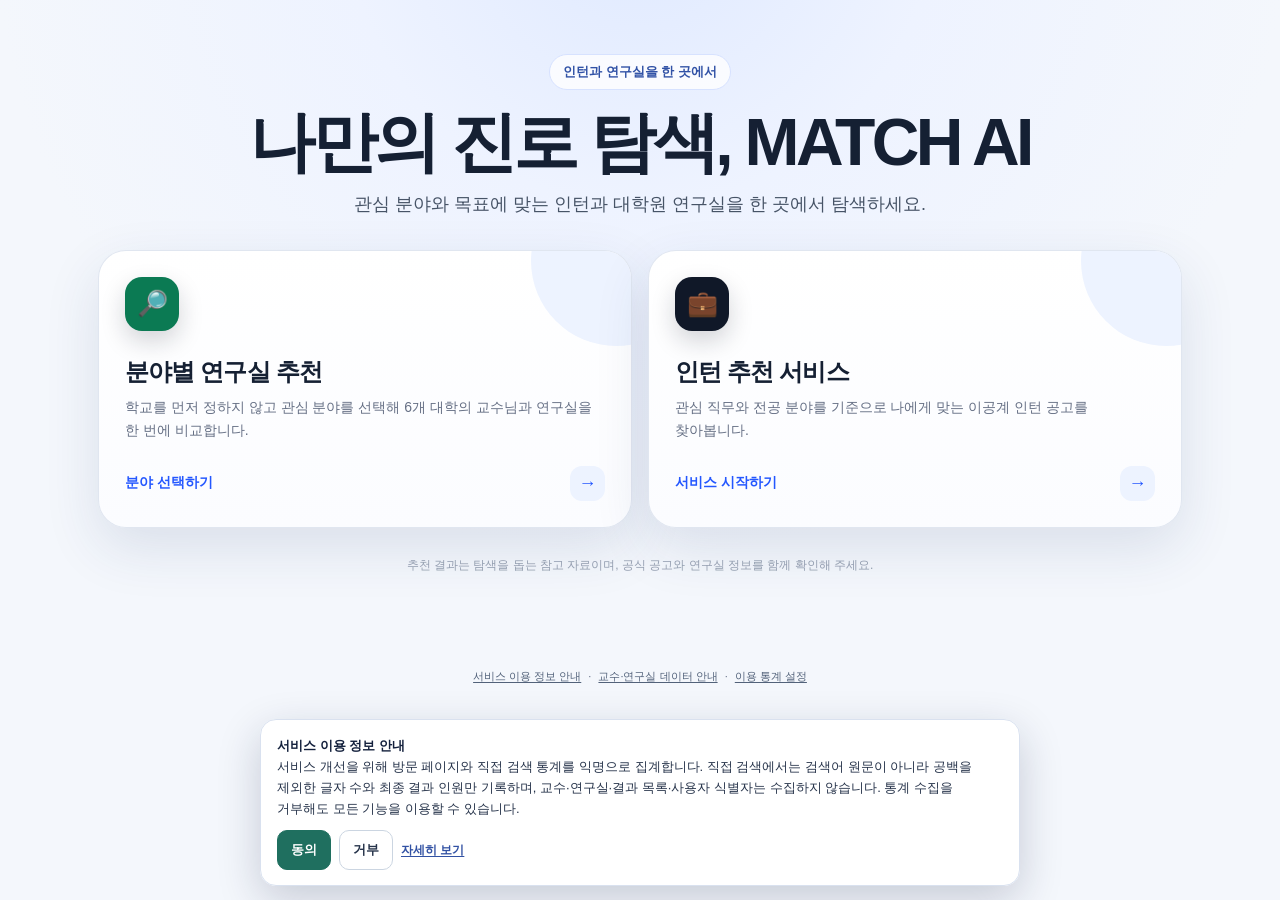
<file: index.html>
<!doctype html>
<html lang="ko">
<head>
  <meta charset="utf-8">
  <meta name="viewport" content="width=device-width, initial-scale=1, viewport-fit=cover">
  <meta name="description" content="인턴과 대학원 연구실을 탐색하는 나만의 진로 탐색, MATCH AI">
  <title>나만의 진로 탐색, MATCH AI</title>
  <style>
    :root{--bg:#f4f7fc;--panel:#fff;--text:#152033;--muted:#667085;--line:#e4e9f2;--blue:#2457ff;--blue-dark:#1538ad;--soft:#edf3ff;--shadow:0 20px 55px rgba(31,55,104,.12)}
    *{box-sizing:border-box} html{-webkit-text-size-adjust:100%;text-size-adjust:100%}
    body{margin:0;min-height:100vh;background:radial-gradient(circle at 50% -10%,#dfe9ff 0,#eef3ff 25%,var(--bg) 55%);font-family:-apple-system,BlinkMacSystemFont,"Segoe UI",Roboto,"Noto Sans KR",Arial,sans-serif;color:var(--text)}
    a{color:inherit;text-decoration:none;-webkit-tap-highlight-color:transparent}
    .wrap{width:min(100%,1120px);margin:0 auto;padding:calc(42px + env(safe-area-inset-top)) max(18px,env(safe-area-inset-right)) calc(48px + env(safe-area-inset-bottom)) max(18px,env(safe-area-inset-left))}
    .hero{text-align:center;margin:12px auto 30px}.eyebrow{display:inline-flex;align-items:center;gap:7px;padding:8px 13px;border:1px solid #d7e2ff;border-radius:999px;background:rgba(255,255,255,.78);color:#3152a6;font-size:13px;font-weight:850}
    h1{margin:18px 0 12px;font-size:clamp(38px,8vw,66px);line-height:1.04;letter-spacing:-.055em}.lead{max-width:660px;margin:0 auto;color:#475467;font-size:clamp(15px,3.8vw,18px);line-height:1.72;word-break:keep-all}
    .grid{display:grid;grid-template-columns:repeat(2,minmax(0,1fr));gap:16px}.card{position:relative;display:flex;min-height:270px;flex-direction:column;justify-content:space-between;overflow:hidden;border:1px solid rgba(223,229,240,.95);border-radius:28px;background:linear-gradient(180deg,#fff,#fbfcff);padding:26px;box-shadow:var(--shadow);transition:transform .18s ease,box-shadow .18s ease,border-color .18s ease}
    .card:after{content:"";position:absolute;width:170px;height:170px;border-radius:50%;right:-70px;top:-75px;background:var(--soft)}.card:hover{transform:translateY(-4px);border-color:#b8caff;box-shadow:0 25px 65px rgba(31,55,104,.17)}.card:focus-visible{outline:4px solid rgba(36,87,255,.25);outline-offset:4px}
    .icon{position:relative;z-index:1;width:54px;height:54px;display:grid;place-items:center;border-radius:17px;background:#101828;color:#fff;font-size:25px;box-shadow:0 10px 24px rgba(16,24,40,.18)}.card[href="graduate/field/index.html"] .icon{background:#0b7a53}
    h2{position:relative;z-index:1;margin:26px 0 9px;font-size:24px;line-height:1.25;letter-spacing:-.035em}.desc{position:relative;z-index:1;margin:0;color:var(--muted);font-size:14px;line-height:1.68;word-break:keep-all}.go{position:relative;z-index:1;display:flex;align-items:center;justify-content:space-between;margin-top:23px;color:var(--blue);font-size:14px;font-weight:900}.arrow{width:35px;height:35px;display:grid;place-items:center;border-radius:12px;background:var(--soft);font-size:18px}
    .footer{text-align:center;color:#98a2b3;font-size:12px;margin-top:28px;line-height:1.6}
    @media(max-width:900px){.grid{grid-template-columns:repeat(2,minmax(0,1fr))}}
    @media(max-width:680px){.wrap{padding-top:30px}.hero{margin-bottom:23px}.grid{grid-template-columns:1fr;gap:14px}.card{min-height:218px;padding:21px;border-radius:23px}.icon{width:49px;height:49px;border-radius:15px;font-size:23px}h2{margin-top:21px;font-size:21px}.desc{font-size:14px}.go{margin-top:19px}}
    @media(prefers-reduced-motion:reduce){.card{transition:none}}
  </style>
</head>
<body>
  <main class="wrap">
    <header class="hero">
      <span class="eyebrow">인턴과 연구실을 한 곳에서</span>
      <h1>나만의 진로 탐색, MATCH AI</h1>
      <p class="lead">관심 분야와 목표에 맞는 인턴과 대학원 연구실을 한 곳에서 탐색하세요.</p>
    </header>
    <section class="grid" aria-label="서비스 선택">
      <a class="card" href="graduate/field/index.html" aria-label="분야 중심 통합 연구실 추천 서비스로 이동">
        <div><div class="icon" aria-hidden="true">🔎</div><h2>분야별 연구실 추천</h2><p class="desc">학교를 먼저 정하지 않고 관심 분야를 선택해 6개 대학의 교수님과 연구실을 한 번에 비교합니다.</p></div>
        <div class="go"><span>분야 선택하기</span><span class="arrow" aria-hidden="true">→</span></div>
      </a>
      <a class="card" href="intern/index.html" aria-label="인턴 추천 서비스로 이동">
        <div><div class="icon" aria-hidden="true">💼</div><h2>인턴 추천 서비스</h2><p class="desc">관심 직무와 전공 분야를 기준으로 나에게 맞는 이공계 인턴 공고를 찾아봅니다.</p></div>
        <div class="go"><span>서비스 시작하기</span><span class="arrow" aria-hidden="true">→</span></div>
      </a>
    </section>
    <p class="footer">추천 결과는 탐색을 돕는 참고 자료이며, 공식 공고와 연구실 정보를 함께 확인해 주세요.</p>
  </main>
  <script src="privacy-consent.js"></script>
  <script src="analytics.js"></script>
</body>
</html>
</file>
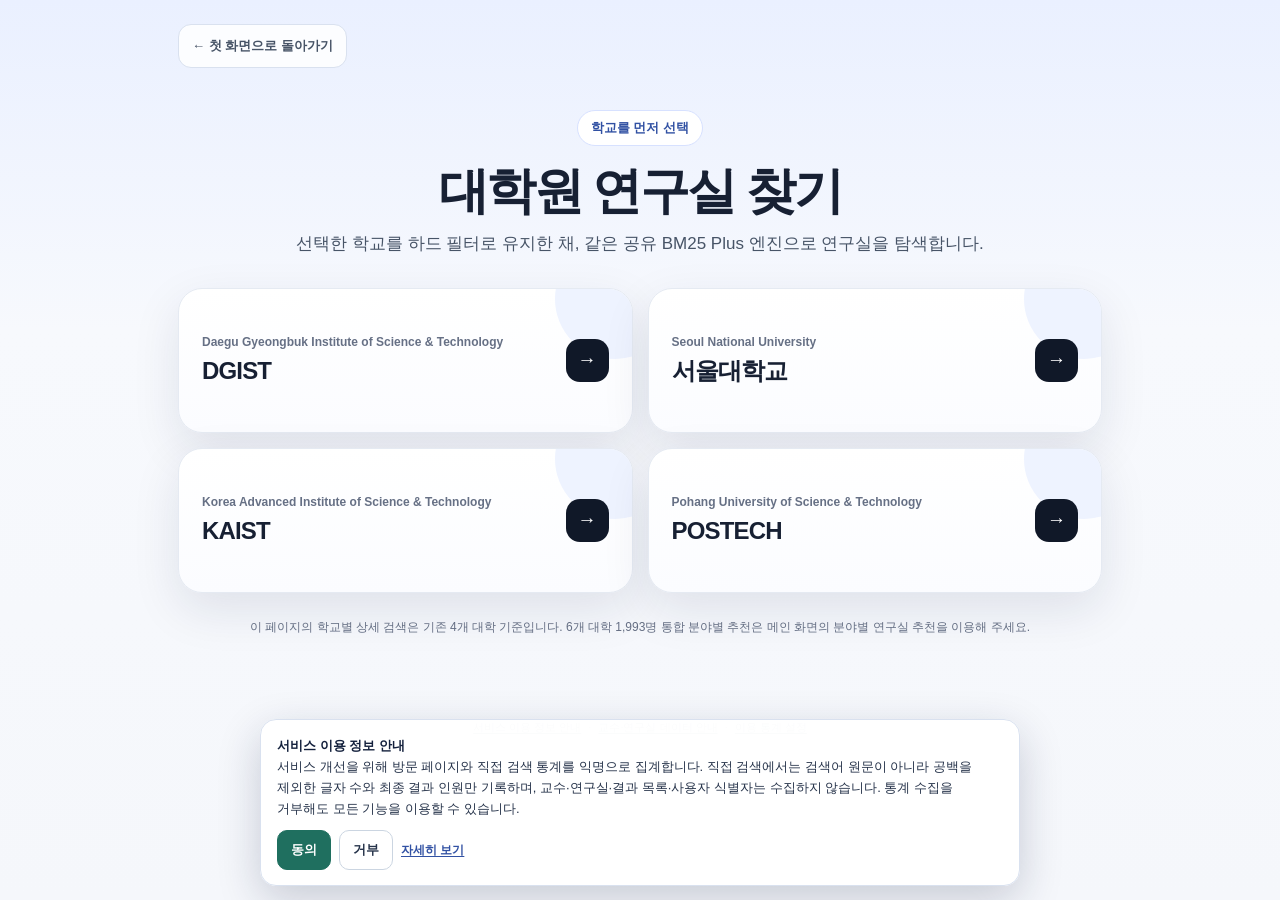
<file: graduate/index.html>
<!doctype html>
<html lang="ko">
<head>
  <meta charset="utf-8">
  <meta name="viewport" content="width=device-width, initial-scale=1, viewport-fit=cover">
  <meta name="description" content="4개 대학 상세 검색과 6개 대학 분야별 연구실 찾기">
  <title>학교별 대학원 연구실 찾기 | LAB MATCH AI</title>
  <style>
    :root{--bg:#f5f7fb;--panel:#fff;--text:#172033;--muted:#667085;--line:#e5eaf2;--blue:#2457ff;--soft:#eef3ff;--shadow:0 17px 48px rgba(18,32,64,.10)}
    *{box-sizing:border-box}html{-webkit-text-size-adjust:100%;text-size-adjust:100%}body{margin:0;min-height:100vh;background:linear-gradient(180deg,#eaf0ff 0,#f7f9fd 330px,var(--bg) 100%);font-family:-apple-system,BlinkMacSystemFont,"Segoe UI",Roboto,"Noto Sans KR",Arial,sans-serif;color:var(--text)}a{color:inherit;text-decoration:none;-webkit-tap-highlight-color:transparent}.wrap{width:min(100%,960px);margin:0 auto;padding:calc(24px + env(safe-area-inset-top)) max(18px,env(safe-area-inset-right)) calc(48px + env(safe-area-inset-bottom)) max(18px,env(safe-area-inset-left))}.back{display:inline-flex;align-items:center;min-height:44px;padding:9px 13px;border:1px solid #d9e1ef;border-radius:13px;background:rgba(255,255,255,.85);color:#475467;font-size:13px;font-weight:850}.hero{text-align:center;padding:42px 0 29px}.badge{display:inline-flex;padding:8px 13px;border:1px solid #d7e1ff;border-radius:999px;background:#fff;color:#3151a3;font-size:13px;font-weight:850}h1{margin:17px 0 11px;font-size:clamp(31px,6.7vw,50px);line-height:1.12;letter-spacing:-.05em;word-break:keep-all}.lead{margin:0;color:#475467;font-size:clamp(15px,3.4vw,17px);line-height:1.7;word-break:keep-all}.schools{display:grid;grid-template-columns:repeat(2,minmax(0,1fr));gap:15px}.school{position:relative;overflow:hidden;display:flex;align-items:center;justify-content:space-between;min-height:145px;padding:23px;border:1px solid var(--line);border-radius:24px;background:linear-gradient(180deg,#fff,#fbfcff);box-shadow:var(--shadow);transition:transform .16s ease,border-color .16s ease}.school:after{content:"";position:absolute;width:120px;height:120px;border-radius:50%;right:-43px;top:-50px;background:var(--soft)}.school:hover{transform:translateY(-3px);border-color:#adc1ff}.name{position:relative;z-index:1}.name small{display:block;margin-bottom:8px;color:#667085;font-size:12px;font-weight:800}.name strong{display:block;font-size:24px;line-height:1.2;letter-spacing:-.035em}.arrow{position:relative;z-index:1;width:43px;height:43px;display:grid;place-items:center;border-radius:14px;background:#101828;color:#fff;font-size:19px;font-weight:900}.note{text-align:center;color:#667085;font-size:12px;line-height:1.65;margin:25px 0 0}.back:focus-visible,.school:focus-visible{outline:4px solid rgba(36,87,255,.24);outline-offset:3px}@media(max-width:640px){.wrap{padding-top:14px}.hero{padding:31px 0 22px}.schools{grid-template-columns:1fr;gap:12px}.school{min-height:116px;padding:19px;border-radius:20px}.name strong{font-size:21px}}@media(prefers-reduced-motion:reduce){.school{transition:none}}
  </style>
</head>
<body>
  <main class="wrap">
    <a class="back" href="../index.html">← 첫 화면으로 돌아가기</a>
    <header class="hero">
      <span class="badge">학교를 먼저 선택</span>
      <h1>대학원 연구실 찾기</h1>
      <p class="lead">선택한 학교를 하드 필터로 유지한 채, 같은 공유 BM25 Plus 엔진으로 연구실을 탐색합니다.</p>
    </header>
    <section class="schools" aria-label="대학원 학교 선택">
      <a class="school" href="dgist/" aria-label="DGIST 대학원 연구실 찾기로 이동">
        <span class="name"><small>Daegu Gyeongbuk Institute of Science & Technology</small><strong>DGIST</strong></span><span class="arrow" aria-hidden="true">→</span>
      </a>
      <a class="school" href="snu/" aria-label="서울대학교 대학원 연구실 찾기로 이동">
        <span class="name"><small>Seoul National University</small><strong>서울대학교</strong></span><span class="arrow" aria-hidden="true">→</span>
      </a>
      <a class="school" href="kaist/" aria-label="KAIST 대학원 연구실 찾기로 이동">
        <span class="name"><small>Korea Advanced Institute of Science & Technology</small><strong>KAIST</strong></span><span class="arrow" aria-hidden="true">→</span>
      </a>
      <a class="school" href="postech/" aria-label="POSTECH 대학원 연구실 찾기로 이동">
        <span class="name"><small>Pohang University of Science & Technology</small><strong>POSTECH</strong></span><span class="arrow" aria-hidden="true">→</span>
      </a>
    </section>
    <p class="note">이 페이지의 학교별 상세 검색은 기존 4개 대학 기준입니다. 6개 대학 1,993명 통합 분야별 추천은 메인 화면의 분야별 연구실 추천을 이용해 주세요.</p>
  </main>
  <script src="../privacy-consent.js"></script>
  <script src="../analytics.js"></script>
</body>
</html>
</file>
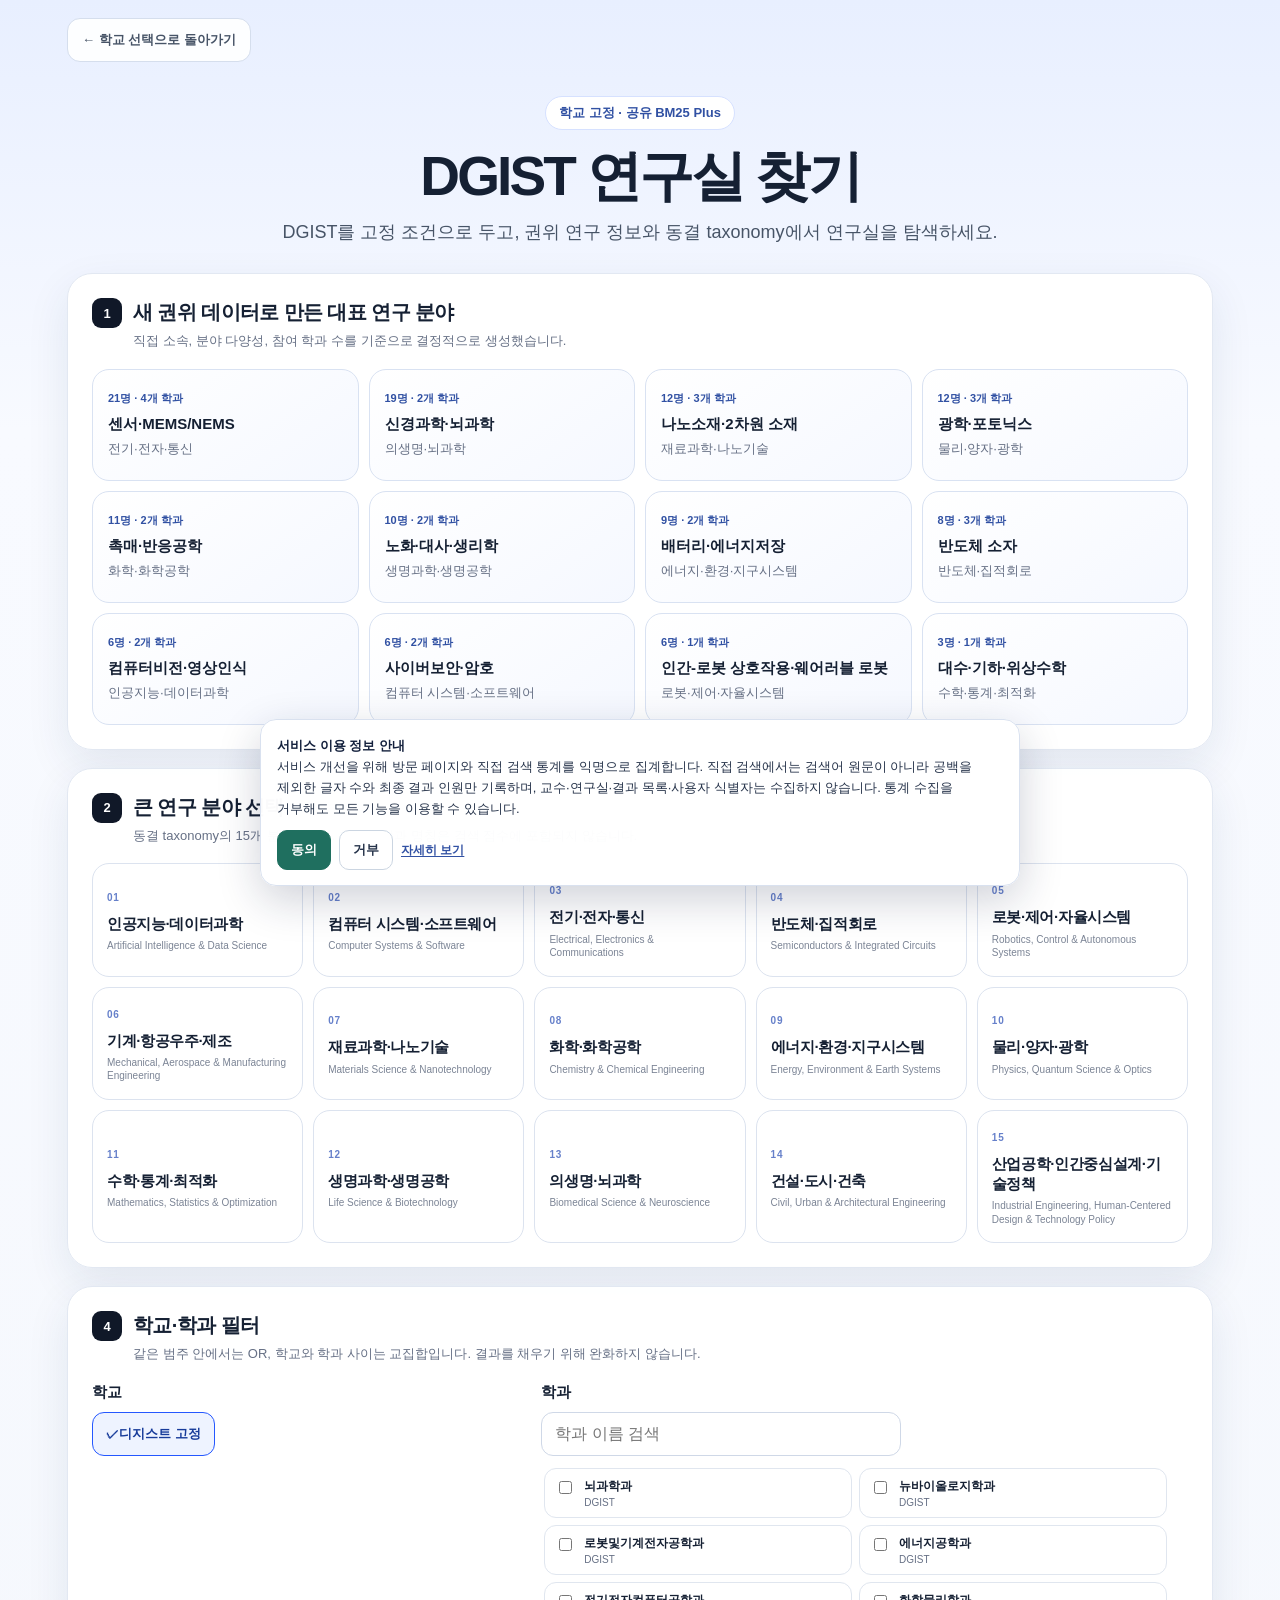
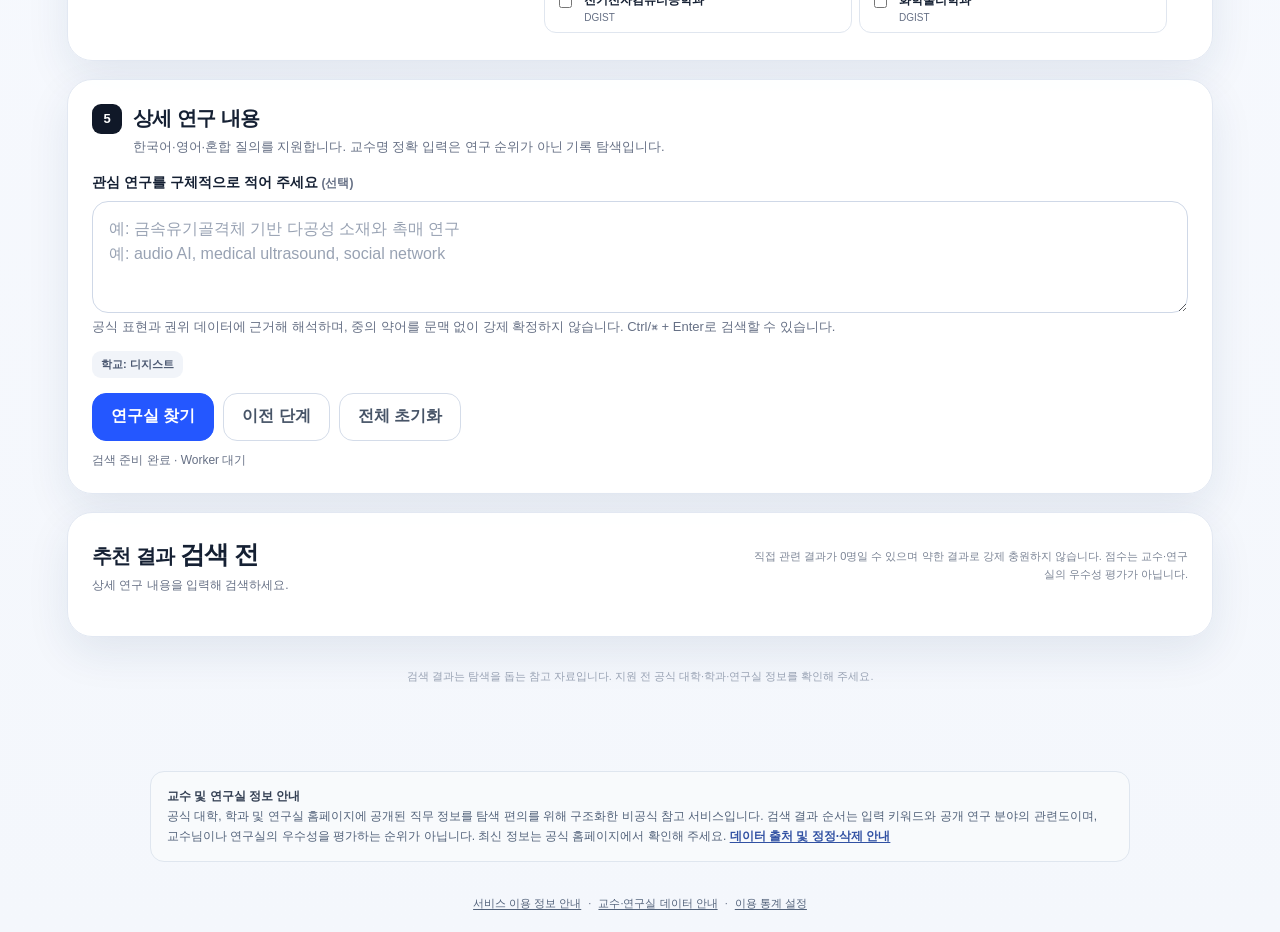
<file: graduate/dgist/index.html>
<!doctype html>
<html lang="ko">
<head>
  <meta charset="utf-8">
  <meta name="viewport" content="width=device-width, initial-scale=1, viewport-fit=cover">
  <meta name="description" content="DGIST 연구실 찾기 — 1,531명 권위 교수 데이터와 동결 taxonomy 기반 검색">
  <title>DGIST 대학원 연구실 찾기 | LAB MATCH AI</title>
  <link rel="stylesheet" href="../assets/css/graduate.css">
</head>
<body>
  <main id="appTop" class="graduate-shell" data-graduate-app data-mode="school" data-school="DGIST">
    <a class="portal-back" href="../index.html">← 학교 선택으로 돌아가기</a>
    <header class="hero">
      <span class="eyebrow">학교 고정 · 공유 BM25 Plus</span>
      <h1>DGIST 연구실 찾기</h1>
      <p class="lead">DGIST를 고정 조건으로 두고, 권위 연구 정보와 동결 taxonomy에서 연구실을 탐색하세요.</p>

    </header>

    <div class="app-grid">

      <section class="panel" aria-labelledby="bannerTitle">
        <div class="panel-head">
          <div class="title-group"><span class="step">1</span><div>
            <h2 id="bannerTitle">새 권위 데이터로 만든 대표 연구 분야</h2>
            <p>직접 소속, 분야 다양성, 참여 학과 수를 기준으로 결정적으로 생성했습니다.</p>
          </div></div>
        </div>
        <div id="researchBanners" class="banner-strip" aria-label="대표 연구 분야"></div>
      </section>

      <section class="panel" aria-labelledby="bigFieldTitle">
        <div class="panel-head">
          <div class="title-group"><span class="step">2</span><div>
            <h2 id="bigFieldTitle">큰 연구 분야 선택</h2>
            <p>동결 taxonomy의 15개 분야입니다. 학교나 학과 명칭은 검색 점수에 포함되지 않습니다.</p>
          </div></div>
        </div>
        <div id="bigFields" class="major-grid" aria-label="큰 연구 분야"></div>
      </section>

      <section id="smallFieldPanel" class="panel" aria-labelledby="smallFieldTitle" hidden>
        <div class="panel-head">
          <div class="title-group"><span class="step">3</span><div>
            <h2 id="smallFieldTitle">세부 연구 분야 선택</h2>
            <p>클릭 시 field ID, parent, 교차 목록, 동결 직접 소속을 구조화 조건으로 전달합니다.</p>
          </div></div>
          <label>
            <span class="sr-only">세부 분야 검색</span>
            <input id="smallFieldSearch" class="filter-search" type="search" placeholder="세부 분야 이름 검색">
          </label>
        </div>
        <div id="smallFields" class="field-row" aria-label="세부 연구 분야"></div>
      </section>

      <section class="panel" aria-labelledby="filterTitle">
        <div class="panel-head">
          <div class="title-group"><span class="step">4</span><div>
            <h2 id="filterTitle">학교·학과 필터</h2>
            <p>같은 범주 안에서는 OR, 학교와 학과 사이는 교집합입니다. 결과를 채우기 위해 완화하지 않습니다.</p>
          </div></div>
        </div>
        <div class="filters-grid">
          <div class="filter-block">
            <h3>학교</h3>
            <div id="universityFilters" class="check-row" aria-label="학교 필터"></div>
          </div>
          <div class="filter-block">
            <h3>학과 <span class="sr-only">여러 학과 선택 가능</span></h3>
            <div class="department-toolbar">
              <label>
                <span class="sr-only">학과 검색</span>
                <input id="departmentSearch" class="filter-search" type="search" placeholder="학과 이름 검색">
              </label>
            </div>
            <div id="departmentFilters" class="department-list" aria-label="학과 필터"></div>
          </div>
        </div>
      </section>

      <section class="panel" aria-labelledby="queryTitle">
        <div class="panel-head">
          <div class="title-group"><span class="step">5</span><div>
            <h2 id="queryTitle">상세 연구 내용</h2>
            <p>한국어·영어·혼합 질의를 지원합니다. 교수명 정확 입력은 연구 순위가 아닌 기록 탐색입니다.</p>
          </div></div>
        </div>
        <label class="query-label" for="researchQuery">관심 연구를 구체적으로 적어 주세요 <span>(선택)</span></label>
        <textarea id="researchQuery" class="query-area" placeholder="예: 금속유기골격체 기반 다공성 소재와 촉매 연구&#10;예: audio AI, medical ultrasound, social network"></textarea>
        <p class="helper">공식 표현과 권위 데이터에 근거해 해석하며, 중의 약어를 문맥 없이 강제 확정하지 않습니다. Ctrl/⌘ + Enter로 검색할 수 있습니다.</p>
        <div id="conditionSummary" class="condition-summary" aria-label="선택 조건 요약"></div>
        <div class="action-row">
          <button id="searchButton" class="primary-button" type="button">연구실 찾기</button>
          <button id="previousButton" class="secondary-button" type="button">이전 단계</button>
          <button id="resetButton" class="secondary-button" type="button">전체 초기화</button>
        </div>
        <p id="searchStatus" class="search-status" role="status">권위 데이터를 준비하고 있습니다.</p>
      </section>

      <section id="resultSection" class="panel results-panel" aria-labelledby="resultTitle">
        <div class="results-heading">
          <div>
            <h2 id="resultTitle">추천 결과 <span id="resultCount" class="result-number">검색 전</span></h2>
            <p id="resultMeta" class="result-meta">분야나 상세 연구 내용을 선택해 검색하세요.</p>
          </div>
          <p class="result-policy">직접 관련 결과가 0명일 수 있으며 약한 결과로 강제 충원하지 않습니다. 점수는 교수·연구실의 우수성 평가가 아닙니다.</p>
        </div>
        <div id="results"></div>
        <p id="resultAnnouncement" class="sr-only" aria-live="polite"></p>
      </section>
    </div>
    <p class="graduate-footer">검색 결과는 탐색을 돕는 참고 자료입니다. 지원 전 공식 대학·학과·연구실 정보를 확인해 주세요.</p>
  </main>
  <script src="../assets/js/search-core.js"></script>
  <script src="../assets/js/runtime-loader.js"></script>
  <script src="../assets/js/graduate-app.js"></script>
  <script src="../../privacy-consent.js"></script>
  <script src="../../analytics.js"></script>
</body>
</html>
</file>
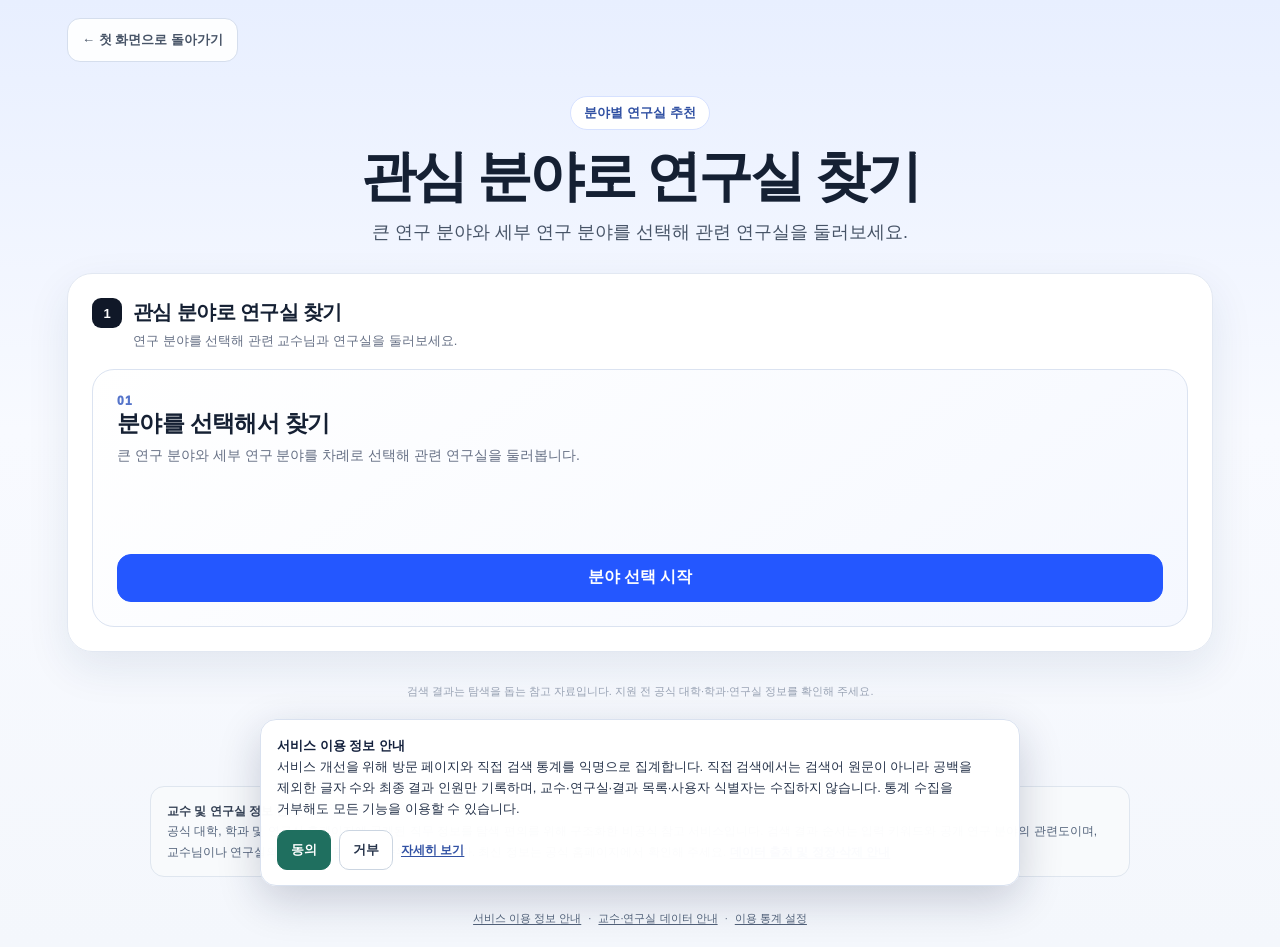
<file: graduate/field/index.html>
<!doctype html>
<html lang="ko">
<head>
  <meta charset="utf-8">
  <meta name="viewport" content="width=device-width, initial-scale=1, viewport-fit=cover">
  <meta name="description" content="6개 대학 교수 데이터 기반 관심 분야별 연구실 탐색">
  <title>분야별 대학원 연구실 찾기 | LAB MATCH AI</title>
  <link rel="stylesheet" href="../assets/css/graduate.css?v=browse-only-ui-20261030">
</head>
<body>
  <main id="appTop" class="graduate-shell" data-graduate-app data-mode="field">
    <a class="portal-back" href="../../index.html">← 첫 화면으로 돌아가기</a>
    <header class="hero">
      <span id="modeEyebrow" class="eyebrow">분야별 연구실 추천</span>
      <h1 id="modePageTitle">관심 분야로 연구실 찾기</h1>
      <p id="modePageLead" class="lead">큰 연구 분야와 세부 연구 분야를 선택해 관련 연구실을 둘러보세요.</p>

    </header>

    <div id="fieldModeMount" class="app-grid" aria-live="polite">
      <section class="panel">
        <p class="search-status" role="status">분야 선택 화면을 준비하고 있습니다.</p>
      </section>
    </div>
    <p class="graduate-footer">검색 결과는 탐색을 돕는 참고 자료입니다. 지원 전 공식 대학·학과·연구실 정보를 확인해 주세요.</p>
  </main>
  <script src="../assets/js/search-core.js"></script>
  <script src="../assets/js/runtime-loader.js?v=six-university-sha-cache-20261030"></script>
  <script src="../assets/js/graduate-app.js?v=six-university-sha-cache-20261030"></script>
  <script src="../../privacy-consent.js"></script>
  <script src="../../analytics.js"></script>
</body>
</html>
</file>
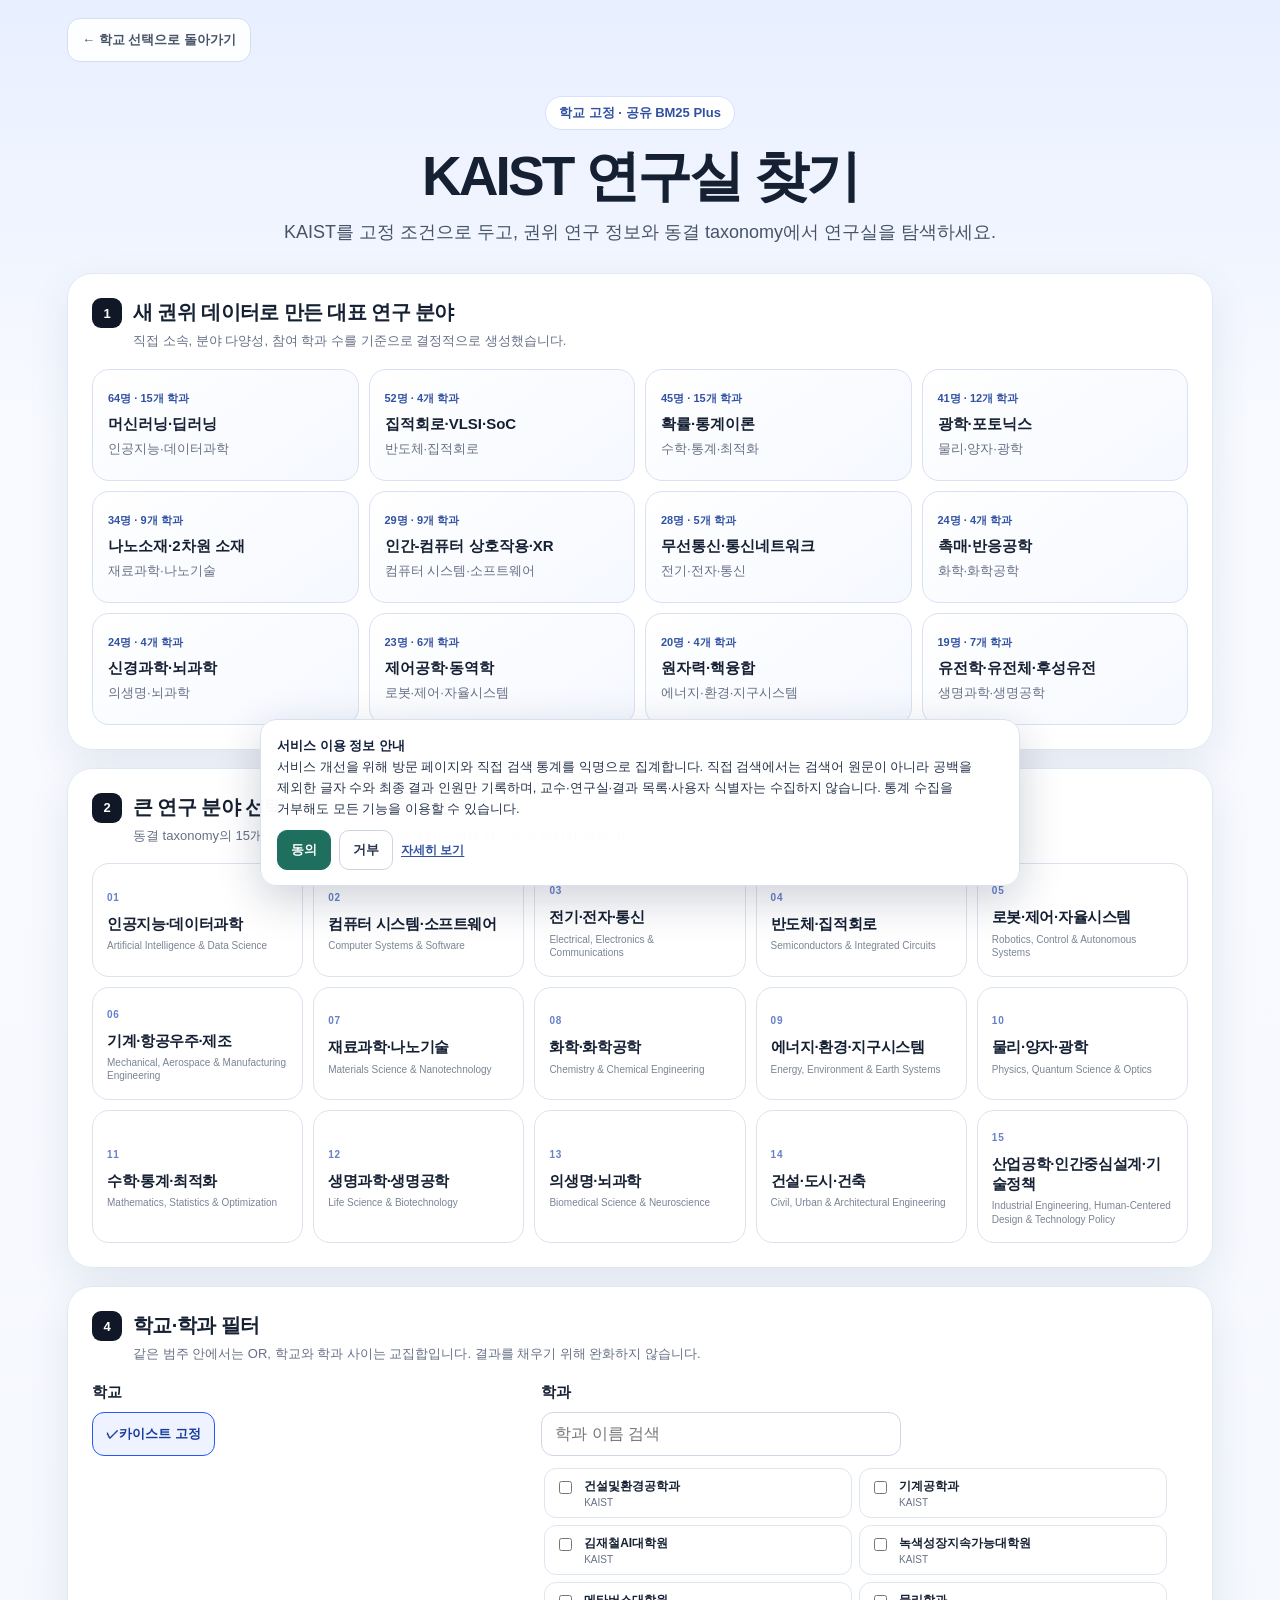
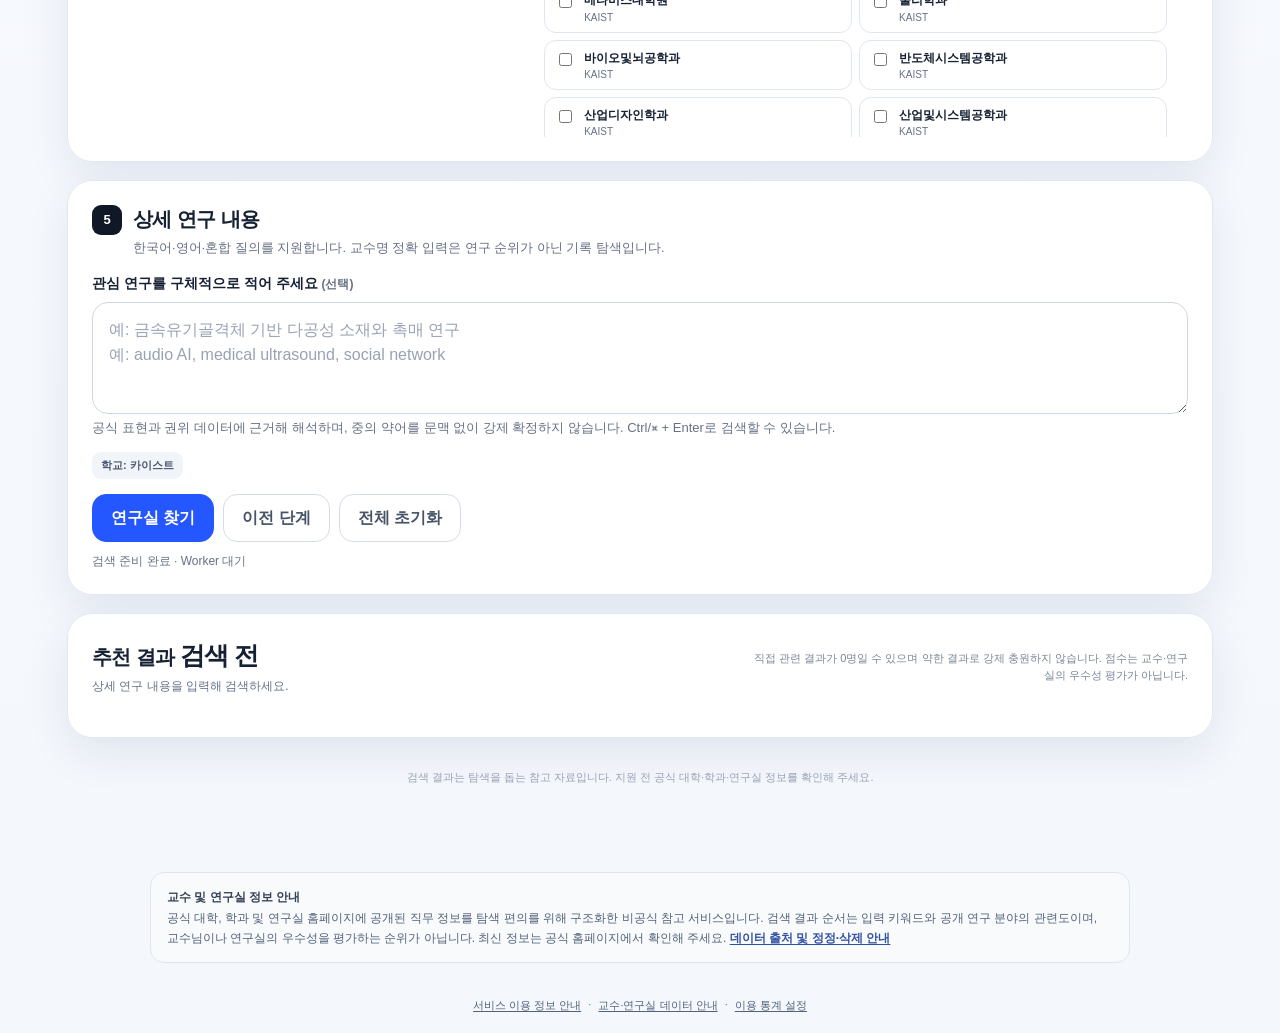
<file: graduate/kaist/index.html>
<!doctype html>
<html lang="ko">
<head>
  <meta charset="utf-8">
  <meta name="viewport" content="width=device-width, initial-scale=1, viewport-fit=cover">
  <meta name="description" content="KAIST 연구실 찾기 — 1,531명 권위 교수 데이터와 동결 taxonomy 기반 검색">
  <title>KAIST 대학원 연구실 찾기 | LAB MATCH AI</title>
  <link rel="stylesheet" href="../assets/css/graduate.css">
</head>
<body>
  <main id="appTop" class="graduate-shell" data-graduate-app data-mode="school" data-school="KAIST">
    <a class="portal-back" href="../index.html">← 학교 선택으로 돌아가기</a>
    <header class="hero">
      <span class="eyebrow">학교 고정 · 공유 BM25 Plus</span>
      <h1>KAIST 연구실 찾기</h1>
      <p class="lead">KAIST를 고정 조건으로 두고, 권위 연구 정보와 동결 taxonomy에서 연구실을 탐색하세요.</p>

    </header>

    <div class="app-grid">

      <section class="panel" aria-labelledby="bannerTitle">
        <div class="panel-head">
          <div class="title-group"><span class="step">1</span><div>
            <h2 id="bannerTitle">새 권위 데이터로 만든 대표 연구 분야</h2>
            <p>직접 소속, 분야 다양성, 참여 학과 수를 기준으로 결정적으로 생성했습니다.</p>
          </div></div>
        </div>
        <div id="researchBanners" class="banner-strip" aria-label="대표 연구 분야"></div>
      </section>

      <section class="panel" aria-labelledby="bigFieldTitle">
        <div class="panel-head">
          <div class="title-group"><span class="step">2</span><div>
            <h2 id="bigFieldTitle">큰 연구 분야 선택</h2>
            <p>동결 taxonomy의 15개 분야입니다. 학교나 학과 명칭은 검색 점수에 포함되지 않습니다.</p>
          </div></div>
        </div>
        <div id="bigFields" class="major-grid" aria-label="큰 연구 분야"></div>
      </section>

      <section id="smallFieldPanel" class="panel" aria-labelledby="smallFieldTitle" hidden>
        <div class="panel-head">
          <div class="title-group"><span class="step">3</span><div>
            <h2 id="smallFieldTitle">세부 연구 분야 선택</h2>
            <p>클릭 시 field ID, parent, 교차 목록, 동결 직접 소속을 구조화 조건으로 전달합니다.</p>
          </div></div>
          <label>
            <span class="sr-only">세부 분야 검색</span>
            <input id="smallFieldSearch" class="filter-search" type="search" placeholder="세부 분야 이름 검색">
          </label>
        </div>
        <div id="smallFields" class="field-row" aria-label="세부 연구 분야"></div>
      </section>

      <section class="panel" aria-labelledby="filterTitle">
        <div class="panel-head">
          <div class="title-group"><span class="step">4</span><div>
            <h2 id="filterTitle">학교·학과 필터</h2>
            <p>같은 범주 안에서는 OR, 학교와 학과 사이는 교집합입니다. 결과를 채우기 위해 완화하지 않습니다.</p>
          </div></div>
        </div>
        <div class="filters-grid">
          <div class="filter-block">
            <h3>학교</h3>
            <div id="universityFilters" class="check-row" aria-label="학교 필터"></div>
          </div>
          <div class="filter-block">
            <h3>학과 <span class="sr-only">여러 학과 선택 가능</span></h3>
            <div class="department-toolbar">
              <label>
                <span class="sr-only">학과 검색</span>
                <input id="departmentSearch" class="filter-search" type="search" placeholder="학과 이름 검색">
              </label>
            </div>
            <div id="departmentFilters" class="department-list" aria-label="학과 필터"></div>
          </div>
        </div>
      </section>

      <section class="panel" aria-labelledby="queryTitle">
        <div class="panel-head">
          <div class="title-group"><span class="step">5</span><div>
            <h2 id="queryTitle">상세 연구 내용</h2>
            <p>한국어·영어·혼합 질의를 지원합니다. 교수명 정확 입력은 연구 순위가 아닌 기록 탐색입니다.</p>
          </div></div>
        </div>
        <label class="query-label" for="researchQuery">관심 연구를 구체적으로 적어 주세요 <span>(선택)</span></label>
        <textarea id="researchQuery" class="query-area" placeholder="예: 금속유기골격체 기반 다공성 소재와 촉매 연구&#10;예: audio AI, medical ultrasound, social network"></textarea>
        <p class="helper">공식 표현과 권위 데이터에 근거해 해석하며, 중의 약어를 문맥 없이 강제 확정하지 않습니다. Ctrl/⌘ + Enter로 검색할 수 있습니다.</p>
        <div id="conditionSummary" class="condition-summary" aria-label="선택 조건 요약"></div>
        <div class="action-row">
          <button id="searchButton" class="primary-button" type="button">연구실 찾기</button>
          <button id="previousButton" class="secondary-button" type="button">이전 단계</button>
          <button id="resetButton" class="secondary-button" type="button">전체 초기화</button>
        </div>
        <p id="searchStatus" class="search-status" role="status">권위 데이터를 준비하고 있습니다.</p>
      </section>

      <section id="resultSection" class="panel results-panel" aria-labelledby="resultTitle">
        <div class="results-heading">
          <div>
            <h2 id="resultTitle">추천 결과 <span id="resultCount" class="result-number">검색 전</span></h2>
            <p id="resultMeta" class="result-meta">분야나 상세 연구 내용을 선택해 검색하세요.</p>
          </div>
          <p class="result-policy">직접 관련 결과가 0명일 수 있으며 약한 결과로 강제 충원하지 않습니다. 점수는 교수·연구실의 우수성 평가가 아닙니다.</p>
        </div>
        <div id="results"></div>
        <p id="resultAnnouncement" class="sr-only" aria-live="polite"></p>
      </section>
    </div>
    <p class="graduate-footer">검색 결과는 탐색을 돕는 참고 자료입니다. 지원 전 공식 대학·학과·연구실 정보를 확인해 주세요.</p>
  </main>
  <script src="../assets/js/search-core.js"></script>
  <script src="../assets/js/runtime-loader.js"></script>
  <script src="../assets/js/graduate-app.js"></script>
  <script src="../../privacy-consent.js"></script>
  <script src="../../analytics.js"></script>
</body>
</html>
</file>
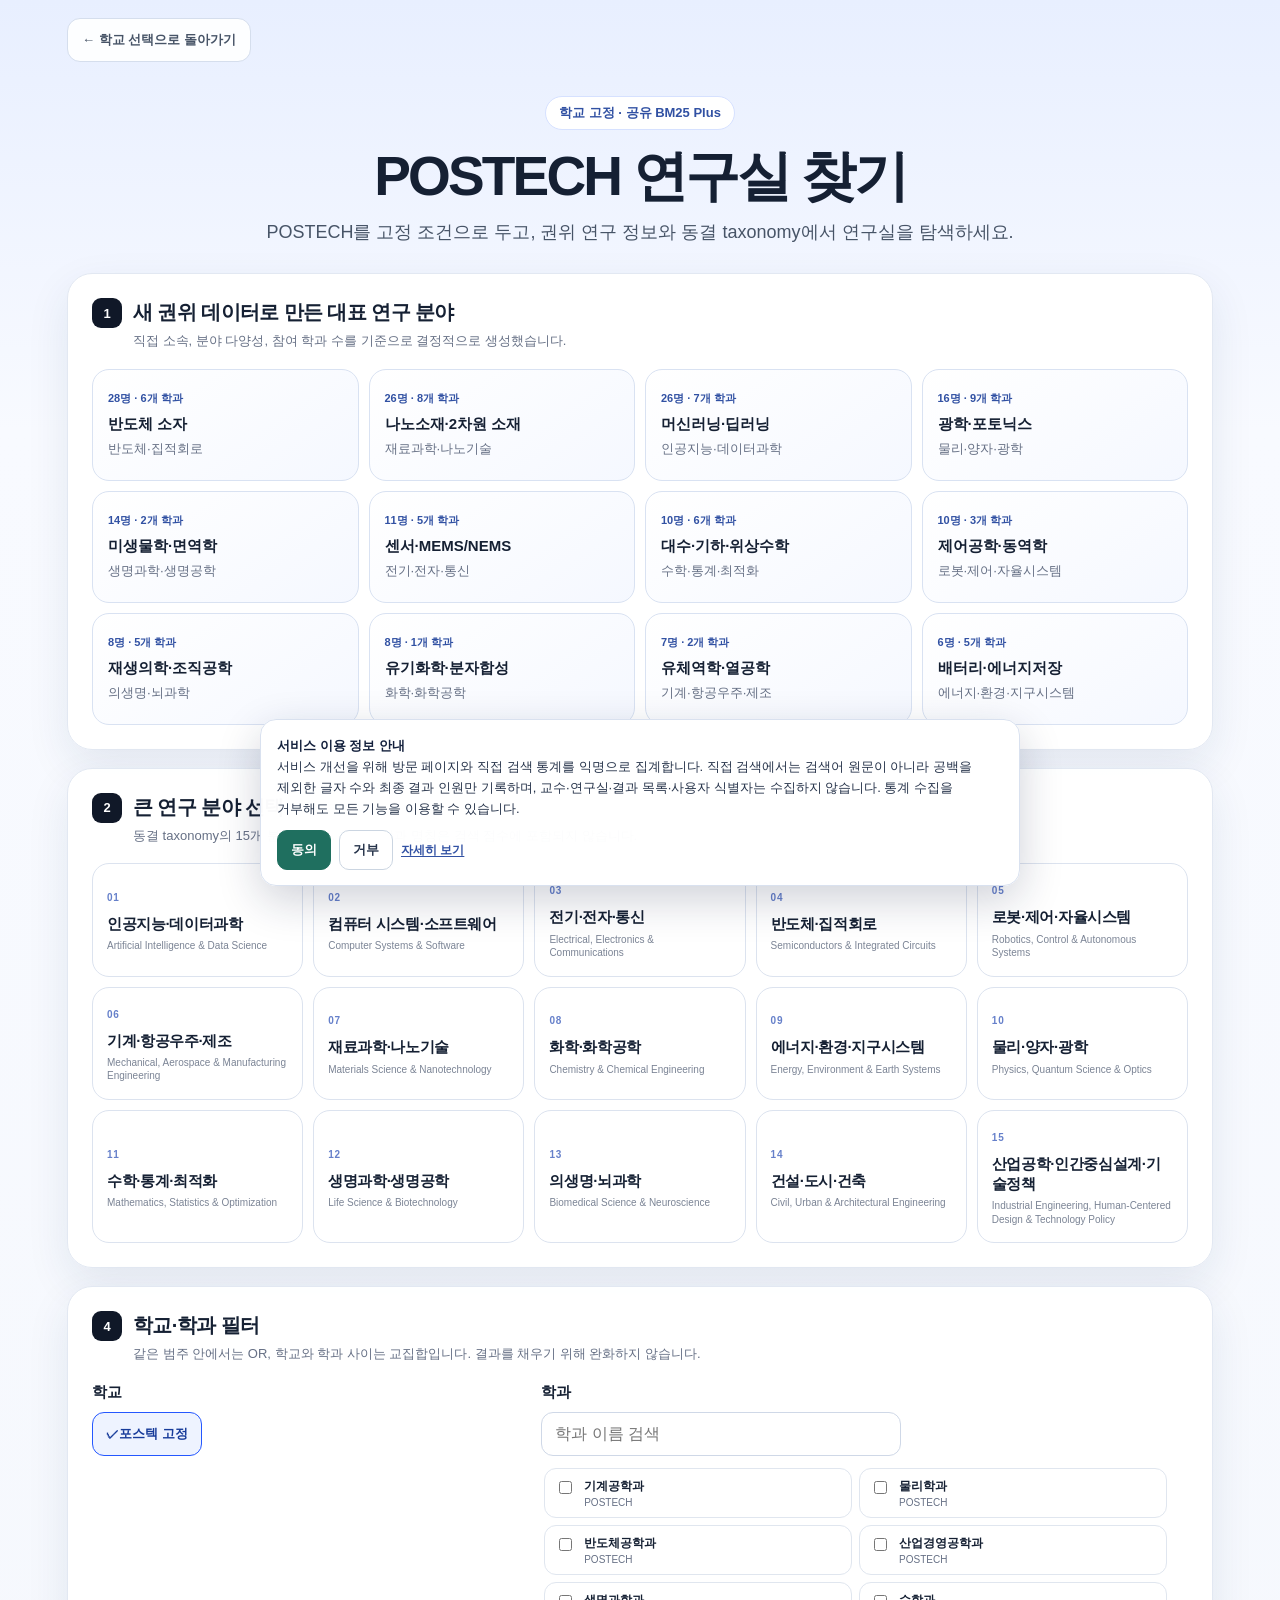
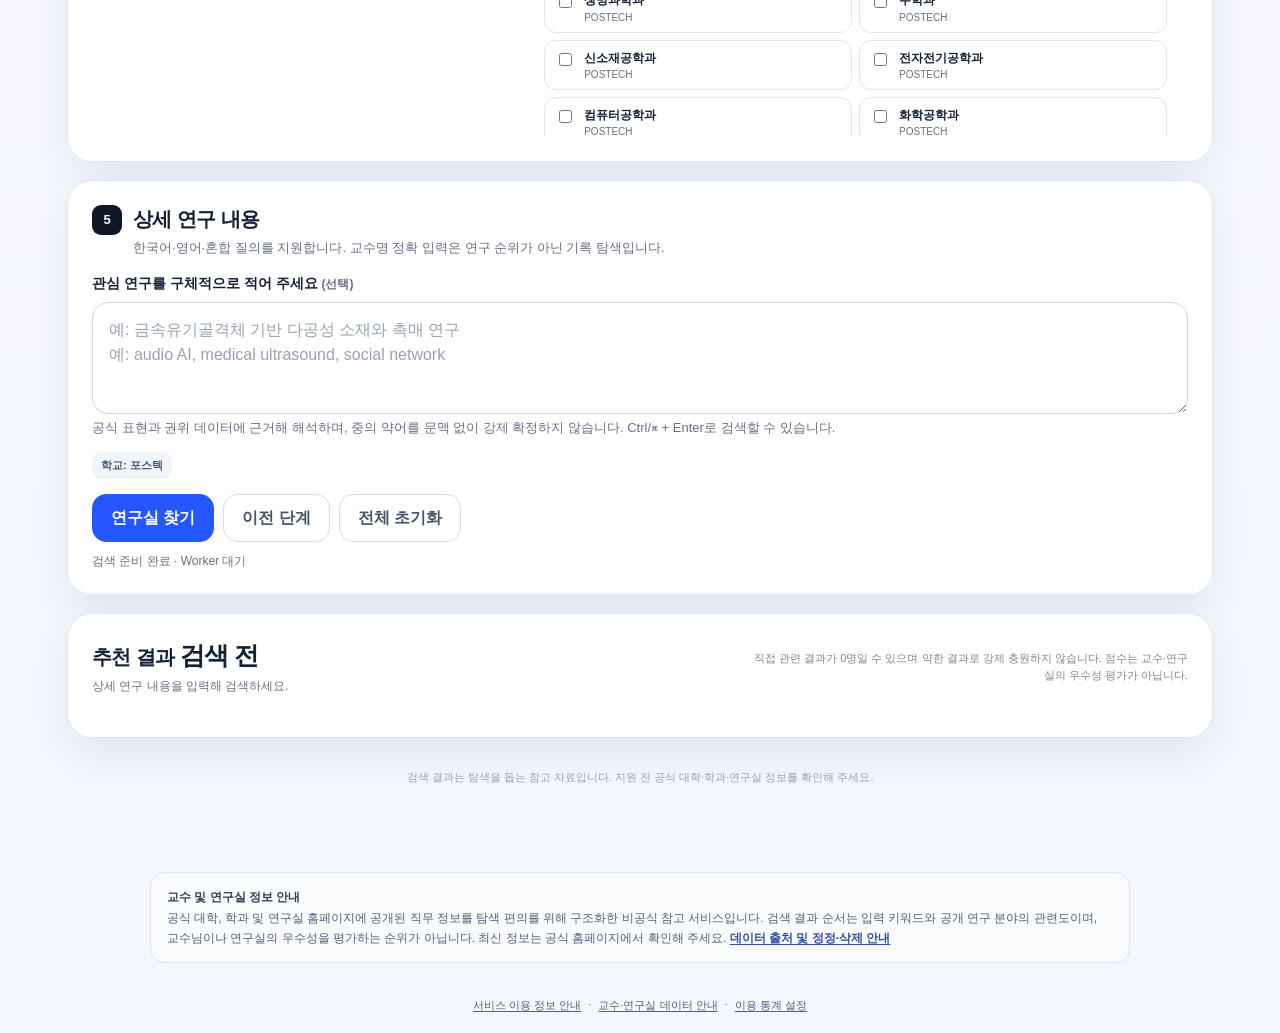
<file: graduate/postech/index.html>
<!doctype html>
<html lang="ko">
<head>
  <meta charset="utf-8">
  <meta name="viewport" content="width=device-width, initial-scale=1, viewport-fit=cover">
  <meta name="description" content="POSTECH 연구실 찾기 — 1,531명 권위 교수 데이터와 동결 taxonomy 기반 검색">
  <title>POSTECH 대학원 연구실 찾기 | LAB MATCH AI</title>
  <link rel="stylesheet" href="../assets/css/graduate.css">
</head>
<body>
  <main id="appTop" class="graduate-shell" data-graduate-app data-mode="school" data-school="POSTECH">
    <a class="portal-back" href="../index.html">← 학교 선택으로 돌아가기</a>
    <header class="hero">
      <span class="eyebrow">학교 고정 · 공유 BM25 Plus</span>
      <h1>POSTECH 연구실 찾기</h1>
      <p class="lead">POSTECH를 고정 조건으로 두고, 권위 연구 정보와 동결 taxonomy에서 연구실을 탐색하세요.</p>

    </header>

    <div class="app-grid">

      <section class="panel" aria-labelledby="bannerTitle">
        <div class="panel-head">
          <div class="title-group"><span class="step">1</span><div>
            <h2 id="bannerTitle">새 권위 데이터로 만든 대표 연구 분야</h2>
            <p>직접 소속, 분야 다양성, 참여 학과 수를 기준으로 결정적으로 생성했습니다.</p>
          </div></div>
        </div>
        <div id="researchBanners" class="banner-strip" aria-label="대표 연구 분야"></div>
      </section>

      <section class="panel" aria-labelledby="bigFieldTitle">
        <div class="panel-head">
          <div class="title-group"><span class="step">2</span><div>
            <h2 id="bigFieldTitle">큰 연구 분야 선택</h2>
            <p>동결 taxonomy의 15개 분야입니다. 학교나 학과 명칭은 검색 점수에 포함되지 않습니다.</p>
          </div></div>
        </div>
        <div id="bigFields" class="major-grid" aria-label="큰 연구 분야"></div>
      </section>

      <section id="smallFieldPanel" class="panel" aria-labelledby="smallFieldTitle" hidden>
        <div class="panel-head">
          <div class="title-group"><span class="step">3</span><div>
            <h2 id="smallFieldTitle">세부 연구 분야 선택</h2>
            <p>클릭 시 field ID, parent, 교차 목록, 동결 직접 소속을 구조화 조건으로 전달합니다.</p>
          </div></div>
          <label>
            <span class="sr-only">세부 분야 검색</span>
            <input id="smallFieldSearch" class="filter-search" type="search" placeholder="세부 분야 이름 검색">
          </label>
        </div>
        <div id="smallFields" class="field-row" aria-label="세부 연구 분야"></div>
      </section>

      <section class="panel" aria-labelledby="filterTitle">
        <div class="panel-head">
          <div class="title-group"><span class="step">4</span><div>
            <h2 id="filterTitle">학교·학과 필터</h2>
            <p>같은 범주 안에서는 OR, 학교와 학과 사이는 교집합입니다. 결과를 채우기 위해 완화하지 않습니다.</p>
          </div></div>
        </div>
        <div class="filters-grid">
          <div class="filter-block">
            <h3>학교</h3>
            <div id="universityFilters" class="check-row" aria-label="학교 필터"></div>
          </div>
          <div class="filter-block">
            <h3>학과 <span class="sr-only">여러 학과 선택 가능</span></h3>
            <div class="department-toolbar">
              <label>
                <span class="sr-only">학과 검색</span>
                <input id="departmentSearch" class="filter-search" type="search" placeholder="학과 이름 검색">
              </label>
            </div>
            <div id="departmentFilters" class="department-list" aria-label="학과 필터"></div>
          </div>
        </div>
      </section>

      <section class="panel" aria-labelledby="queryTitle">
        <div class="panel-head">
          <div class="title-group"><span class="step">5</span><div>
            <h2 id="queryTitle">상세 연구 내용</h2>
            <p>한국어·영어·혼합 질의를 지원합니다. 교수명 정확 입력은 연구 순위가 아닌 기록 탐색입니다.</p>
          </div></div>
        </div>
        <label class="query-label" for="researchQuery">관심 연구를 구체적으로 적어 주세요 <span>(선택)</span></label>
        <textarea id="researchQuery" class="query-area" placeholder="예: 금속유기골격체 기반 다공성 소재와 촉매 연구&#10;예: audio AI, medical ultrasound, social network"></textarea>
        <p class="helper">공식 표현과 권위 데이터에 근거해 해석하며, 중의 약어를 문맥 없이 강제 확정하지 않습니다. Ctrl/⌘ + Enter로 검색할 수 있습니다.</p>
        <div id="conditionSummary" class="condition-summary" aria-label="선택 조건 요약"></div>
        <div class="action-row">
          <button id="searchButton" class="primary-button" type="button">연구실 찾기</button>
          <button id="previousButton" class="secondary-button" type="button">이전 단계</button>
          <button id="resetButton" class="secondary-button" type="button">전체 초기화</button>
        </div>
        <p id="searchStatus" class="search-status" role="status">권위 데이터를 준비하고 있습니다.</p>
      </section>

      <section id="resultSection" class="panel results-panel" aria-labelledby="resultTitle">
        <div class="results-heading">
          <div>
            <h2 id="resultTitle">추천 결과 <span id="resultCount" class="result-number">검색 전</span></h2>
            <p id="resultMeta" class="result-meta">분야나 상세 연구 내용을 선택해 검색하세요.</p>
          </div>
          <p class="result-policy">직접 관련 결과가 0명일 수 있으며 약한 결과로 강제 충원하지 않습니다. 점수는 교수·연구실의 우수성 평가가 아닙니다.</p>
        </div>
        <div id="results"></div>
        <p id="resultAnnouncement" class="sr-only" aria-live="polite"></p>
      </section>
    </div>
    <p class="graduate-footer">검색 결과는 탐색을 돕는 참고 자료입니다. 지원 전 공식 대학·학과·연구실 정보를 확인해 주세요.</p>
  </main>
  <script src="../assets/js/search-core.js"></script>
  <script src="../assets/js/runtime-loader.js"></script>
  <script src="../assets/js/graduate-app.js"></script>
  <script src="../../privacy-consent.js"></script>
  <script src="../../analytics.js"></script>
</body>
</html>
</file>
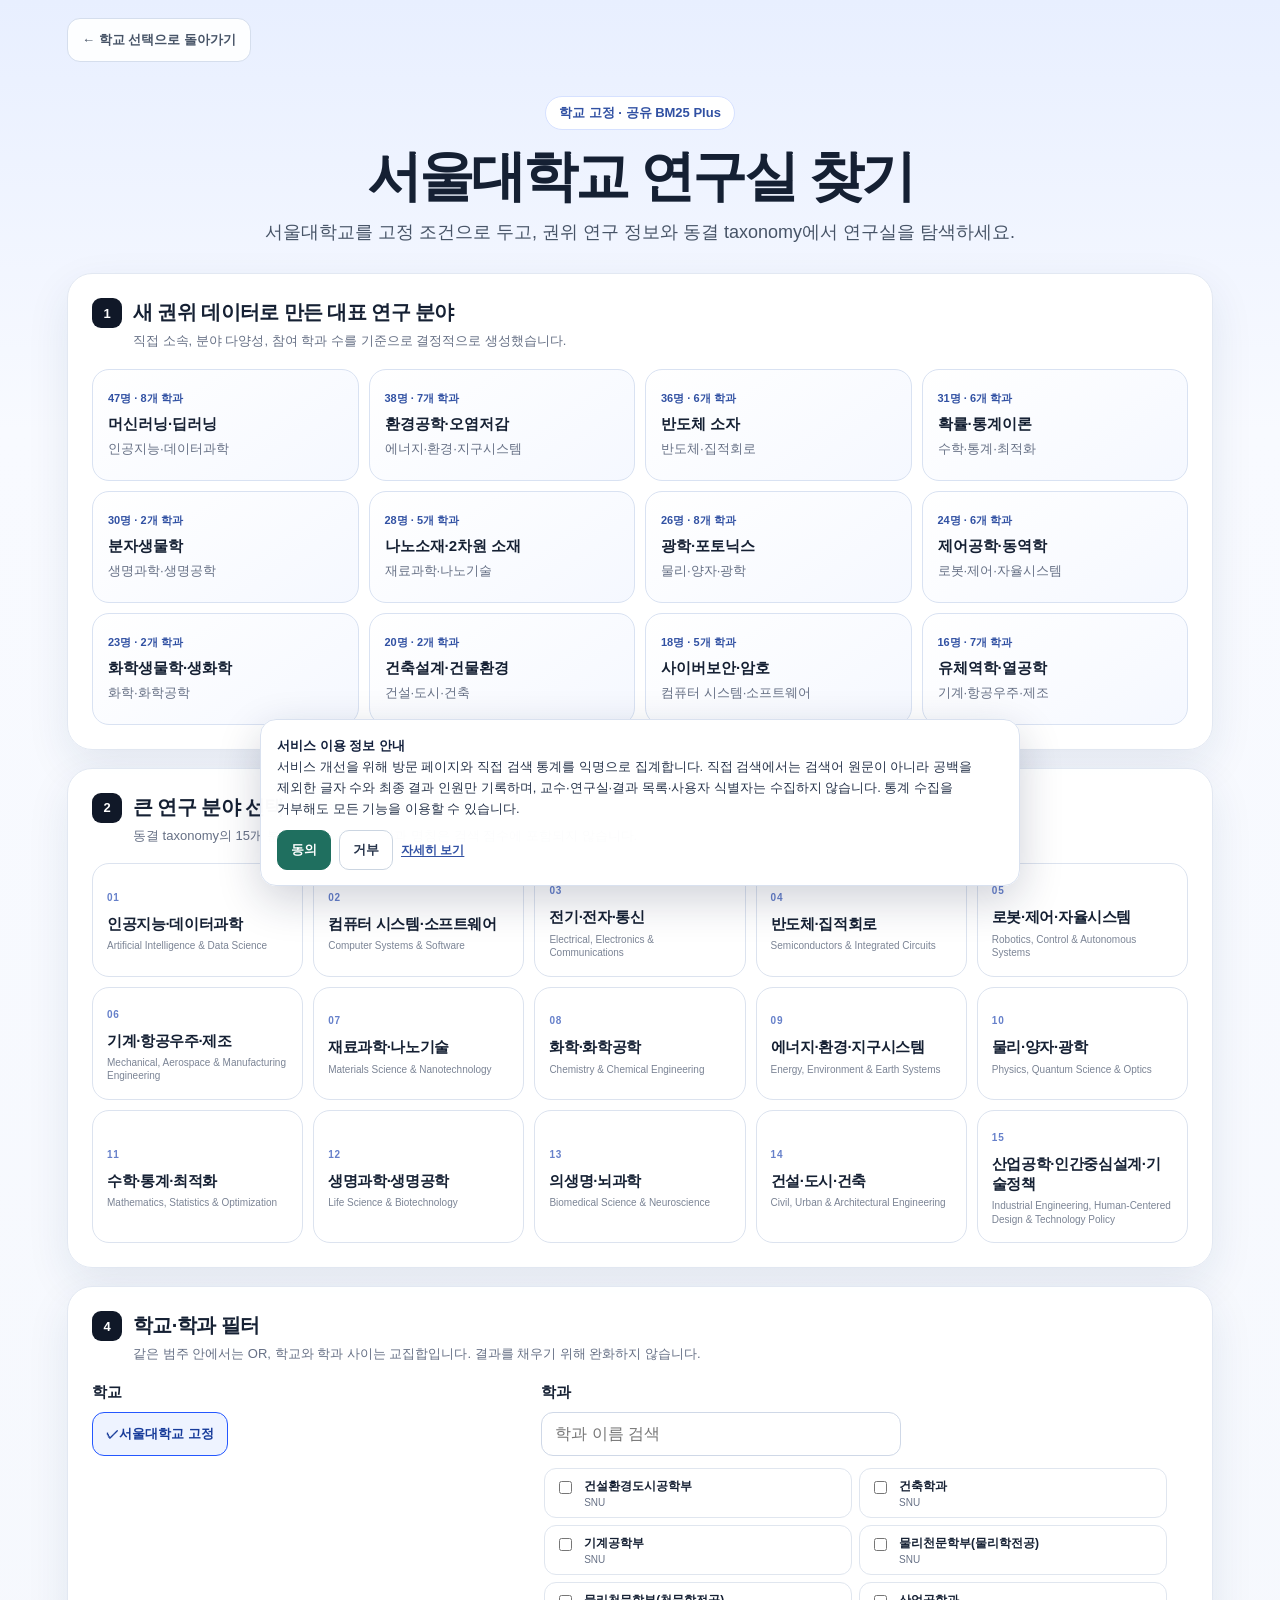
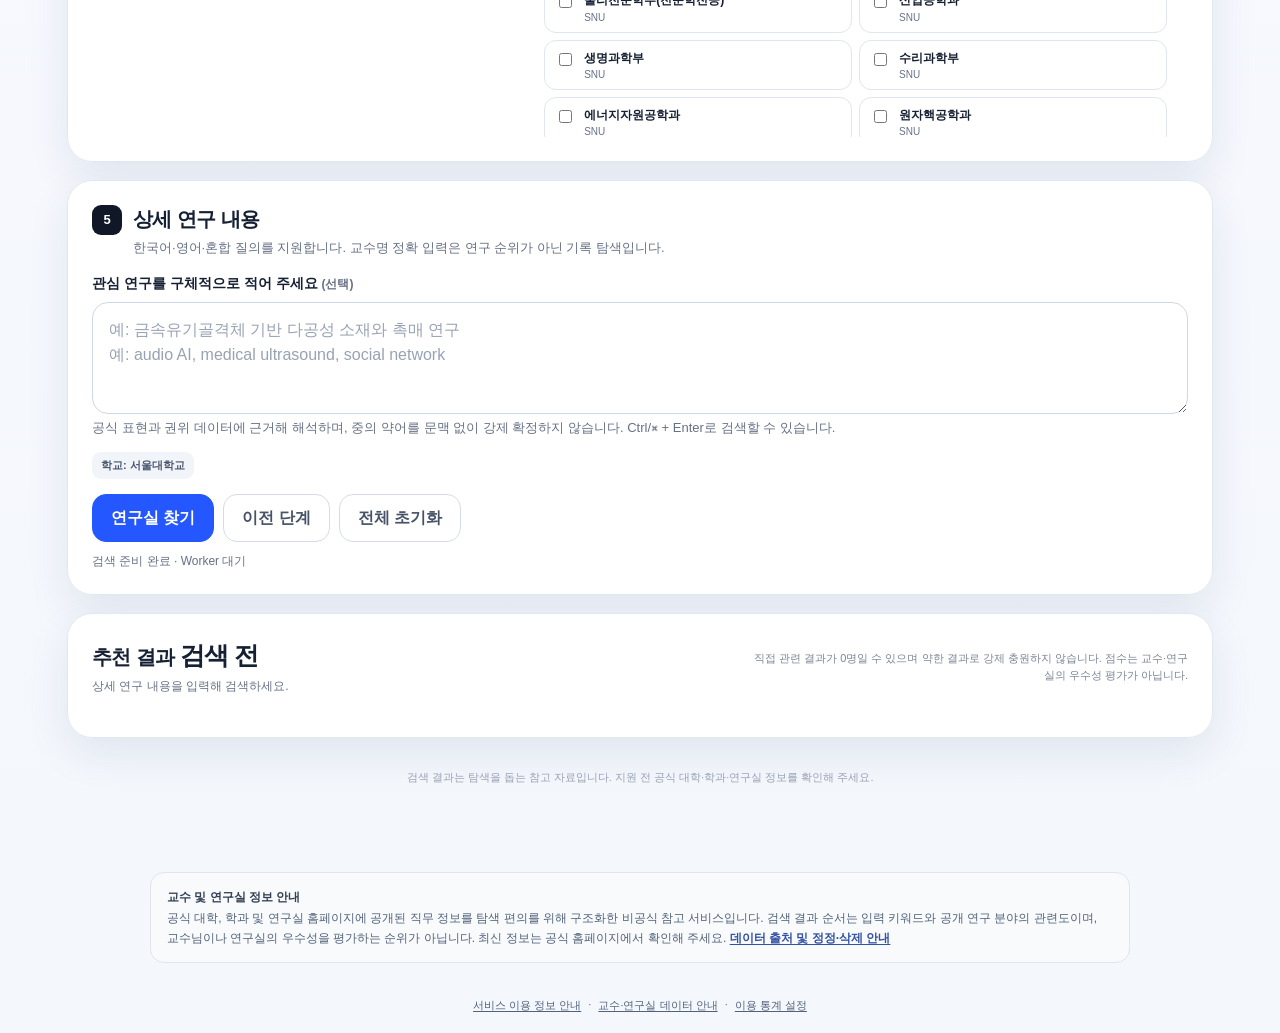
<file: graduate/snu/index.html>
<!doctype html>
<html lang="ko">
<head>
  <meta charset="utf-8">
  <meta name="viewport" content="width=device-width, initial-scale=1, viewport-fit=cover">
  <meta name="description" content="서울대학교 연구실 찾기 — 1,531명 권위 교수 데이터와 동결 taxonomy 기반 검색">
  <title>서울대학교 대학원 연구실 찾기 | LAB MATCH AI</title>
  <link rel="stylesheet" href="../assets/css/graduate.css">
</head>
<body>
  <main id="appTop" class="graduate-shell" data-graduate-app data-mode="school" data-school="SNU">
    <a class="portal-back" href="../index.html">← 학교 선택으로 돌아가기</a>
    <header class="hero">
      <span class="eyebrow">학교 고정 · 공유 BM25 Plus</span>
      <h1>서울대학교 연구실 찾기</h1>
      <p class="lead">서울대학교를 고정 조건으로 두고, 권위 연구 정보와 동결 taxonomy에서 연구실을 탐색하세요.</p>

    </header>

    <div class="app-grid">

      <section class="panel" aria-labelledby="bannerTitle">
        <div class="panel-head">
          <div class="title-group"><span class="step">1</span><div>
            <h2 id="bannerTitle">새 권위 데이터로 만든 대표 연구 분야</h2>
            <p>직접 소속, 분야 다양성, 참여 학과 수를 기준으로 결정적으로 생성했습니다.</p>
          </div></div>
        </div>
        <div id="researchBanners" class="banner-strip" aria-label="대표 연구 분야"></div>
      </section>

      <section class="panel" aria-labelledby="bigFieldTitle">
        <div class="panel-head">
          <div class="title-group"><span class="step">2</span><div>
            <h2 id="bigFieldTitle">큰 연구 분야 선택</h2>
            <p>동결 taxonomy의 15개 분야입니다. 학교나 학과 명칭은 검색 점수에 포함되지 않습니다.</p>
          </div></div>
        </div>
        <div id="bigFields" class="major-grid" aria-label="큰 연구 분야"></div>
      </section>

      <section id="smallFieldPanel" class="panel" aria-labelledby="smallFieldTitle" hidden>
        <div class="panel-head">
          <div class="title-group"><span class="step">3</span><div>
            <h2 id="smallFieldTitle">세부 연구 분야 선택</h2>
            <p>클릭 시 field ID, parent, 교차 목록, 동결 직접 소속을 구조화 조건으로 전달합니다.</p>
          </div></div>
          <label>
            <span class="sr-only">세부 분야 검색</span>
            <input id="smallFieldSearch" class="filter-search" type="search" placeholder="세부 분야 이름 검색">
          </label>
        </div>
        <div id="smallFields" class="field-row" aria-label="세부 연구 분야"></div>
      </section>

      <section class="panel" aria-labelledby="filterTitle">
        <div class="panel-head">
          <div class="title-group"><span class="step">4</span><div>
            <h2 id="filterTitle">학교·학과 필터</h2>
            <p>같은 범주 안에서는 OR, 학교와 학과 사이는 교집합입니다. 결과를 채우기 위해 완화하지 않습니다.</p>
          </div></div>
        </div>
        <div class="filters-grid">
          <div class="filter-block">
            <h3>학교</h3>
            <div id="universityFilters" class="check-row" aria-label="학교 필터"></div>
          </div>
          <div class="filter-block">
            <h3>학과 <span class="sr-only">여러 학과 선택 가능</span></h3>
            <div class="department-toolbar">
              <label>
                <span class="sr-only">학과 검색</span>
                <input id="departmentSearch" class="filter-search" type="search" placeholder="학과 이름 검색">
              </label>
            </div>
            <div id="departmentFilters" class="department-list" aria-label="학과 필터"></div>
          </div>
        </div>
      </section>

      <section class="panel" aria-labelledby="queryTitle">
        <div class="panel-head">
          <div class="title-group"><span class="step">5</span><div>
            <h2 id="queryTitle">상세 연구 내용</h2>
            <p>한국어·영어·혼합 질의를 지원합니다. 교수명 정확 입력은 연구 순위가 아닌 기록 탐색입니다.</p>
          </div></div>
        </div>
        <label class="query-label" for="researchQuery">관심 연구를 구체적으로 적어 주세요 <span>(선택)</span></label>
        <textarea id="researchQuery" class="query-area" placeholder="예: 금속유기골격체 기반 다공성 소재와 촉매 연구&#10;예: audio AI, medical ultrasound, social network"></textarea>
        <p class="helper">공식 표현과 권위 데이터에 근거해 해석하며, 중의 약어를 문맥 없이 강제 확정하지 않습니다. Ctrl/⌘ + Enter로 검색할 수 있습니다.</p>
        <div id="conditionSummary" class="condition-summary" aria-label="선택 조건 요약"></div>
        <div class="action-row">
          <button id="searchButton" class="primary-button" type="button">연구실 찾기</button>
          <button id="previousButton" class="secondary-button" type="button">이전 단계</button>
          <button id="resetButton" class="secondary-button" type="button">전체 초기화</button>
        </div>
        <p id="searchStatus" class="search-status" role="status">권위 데이터를 준비하고 있습니다.</p>
      </section>

      <section id="resultSection" class="panel results-panel" aria-labelledby="resultTitle">
        <div class="results-heading">
          <div>
            <h2 id="resultTitle">추천 결과 <span id="resultCount" class="result-number">검색 전</span></h2>
            <p id="resultMeta" class="result-meta">분야나 상세 연구 내용을 선택해 검색하세요.</p>
          </div>
          <p class="result-policy">직접 관련 결과가 0명일 수 있으며 약한 결과로 강제 충원하지 않습니다. 점수는 교수·연구실의 우수성 평가가 아닙니다.</p>
        </div>
        <div id="results"></div>
        <p id="resultAnnouncement" class="sr-only" aria-live="polite"></p>
      </section>
    </div>
    <p class="graduate-footer">검색 결과는 탐색을 돕는 참고 자료입니다. 지원 전 공식 대학·학과·연구실 정보를 확인해 주세요.</p>
  </main>
  <script src="../assets/js/search-core.js"></script>
  <script src="../assets/js/runtime-loader.js"></script>
  <script src="../assets/js/graduate-app.js"></script>
  <script src="../../privacy-consent.js"></script>
  <script src="../../analytics.js"></script>
</body>
</html>
</file>
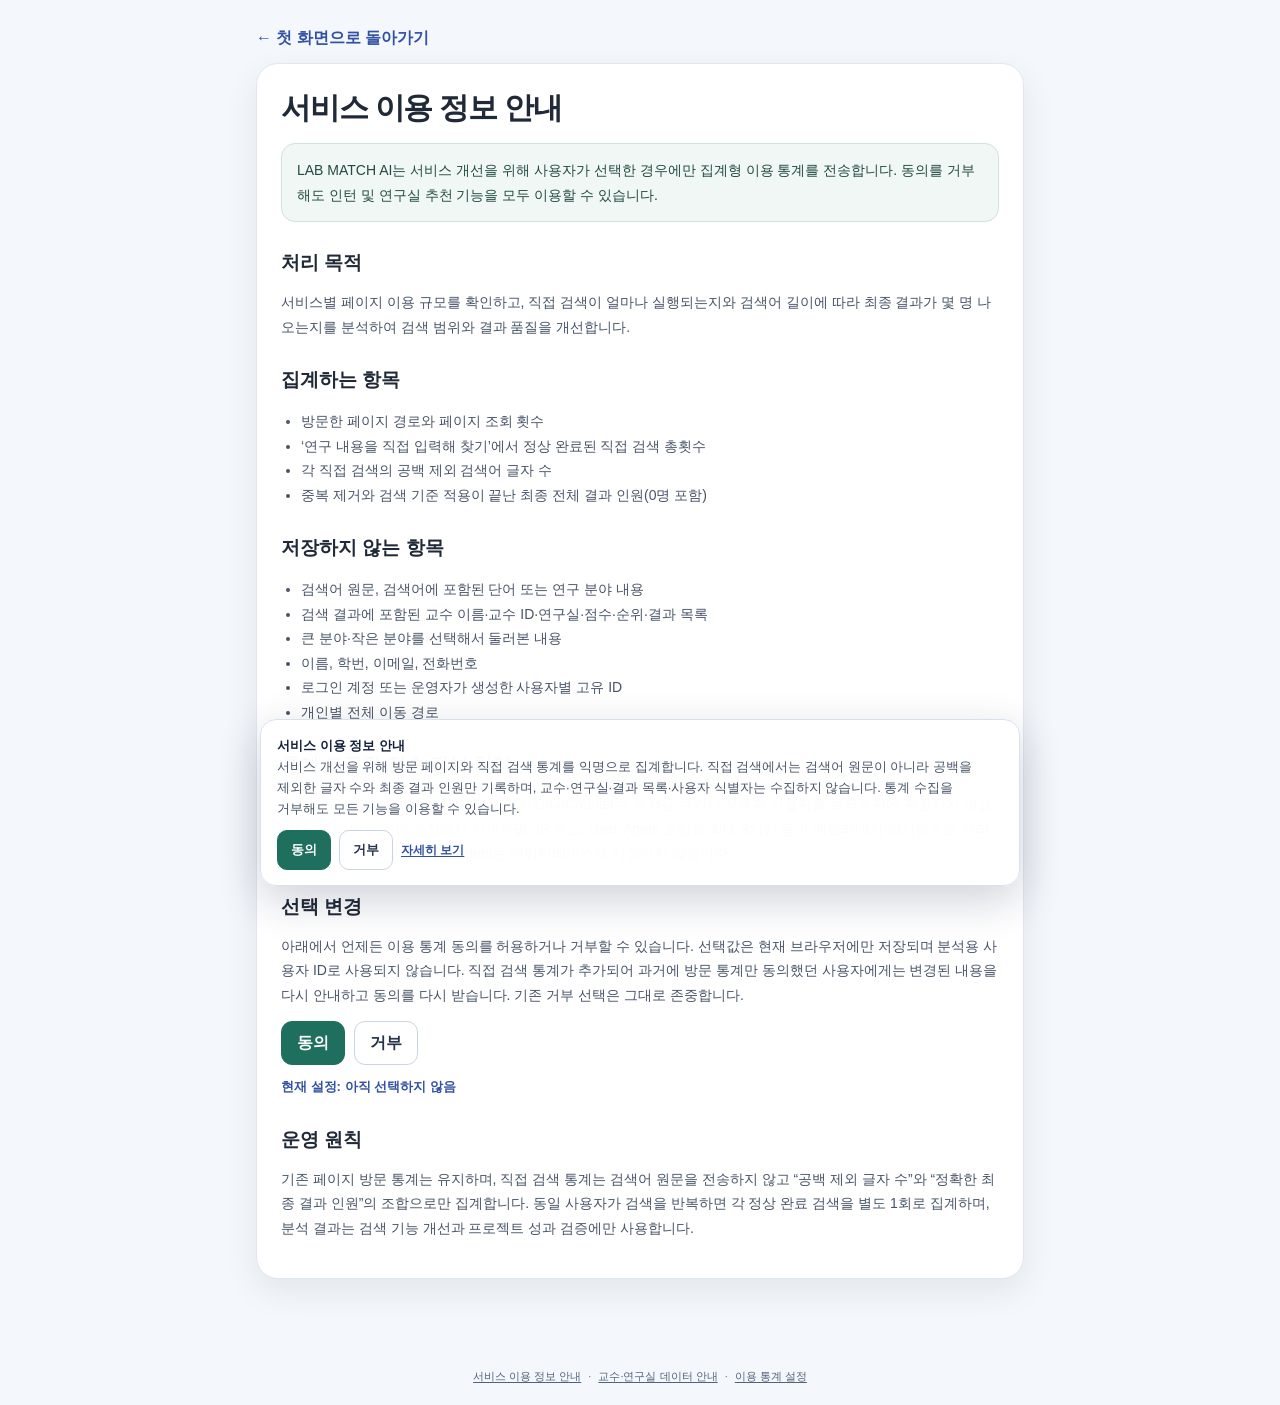
<file: privacy.html>
<!doctype html>
<html lang="ko">
<head>
  <meta charset="utf-8">
  <meta name="viewport" content="width=device-width,initial-scale=1,viewport-fit=cover">
  <title>서비스 이용 정보 안내 | LAB MATCH AI</title>
  <meta name="description" content="LAB MATCH AI 서비스 이용 정보 처리 안내">
  <style>
    *{box-sizing:border-box}body{margin:0;background:#f4f7fb;color:#1f2937;font-family:-apple-system,BlinkMacSystemFont,"Segoe UI",Roboto,"Noto Sans KR",Arial,sans-serif}.wrap{max-width:800px;margin:0 auto;padding:28px 16px 56px}.back{display:inline-block;margin-bottom:14px;color:#3151a3;font-weight:800;text-decoration:none}.card{background:#fff;border:1px solid #e1e7f0;border-radius:22px;padding:24px;box-shadow:0 12px 34px rgba(18,32,64,.08)}h1{margin:0 0 12px;font-size:30px;letter-spacing:-.04em}h2{margin:28px 0 9px;font-size:19px}p,li{font-size:14px;line-height:1.75;color:#475467}ul{padding-left:20px}.notice{padding:14px 15px;border-radius:14px;background:#f1f7f5;border:1px solid #cfe3dc;color:#204b41}.actions{display:flex;gap:9px;flex-wrap:wrap;margin-top:14px}.btn{min-height:44px;padding:10px 15px;border:1px solid #cbd5e1;border-radius:11px;background:#fff;color:#26334a;font:inherit;font-weight:850;cursor:pointer}.btn.primary{background:#1f6f5f;border-color:#1f6f5f;color:#fff}.status{margin-top:11px;font-size:13px;font-weight:800;color:#3151a3}@media(max-width:560px){.card{padding:19px}.actions{display:grid;grid-template-columns:1fr 1fr}.btn{width:100%}}
  </style>
</head>
<body>
  <main class="wrap">
    <a class="back" href="index.html">← 첫 화면으로 돌아가기</a>
    <article class="card">
      <h1>서비스 이용 정보 안내</h1>
      <p class="notice">LAB MATCH AI는 서비스 개선을 위해 사용자가 선택한 경우에만 집계형 이용 통계를 전송합니다. 동의를 거부해도 인턴 및 연구실 추천 기능을 모두 이용할 수 있습니다.</p>

      <h2>처리 목적</h2>
      <p>서비스별 페이지 이용 규모를 확인하고, 직접 검색이 얼마나 실행되는지와 검색어 길이에 따라 최종 결과가 몇 명 나오는지를 분석하여 검색 범위와 결과 품질을 개선합니다.</p>

      <h2>집계하는 항목</h2>
      <ul>
        <li>방문한 페이지 경로와 페이지 조회 횟수</li>
        <li>‘연구 내용을 직접 입력해 찾기’에서 정상 완료된 직접 검색 총횟수</li>
        <li>각 직접 검색의 공백 제외 검색어 글자 수</li>
        <li>중복 제거와 검색 기준 적용이 끝난 최종 전체 결과 인원(0명 포함)</li>
      </ul>

      <h2>저장하지 않는 항목</h2>
      <ul>
        <li>검색어 원문, 검색어에 포함된 단어 또는 연구 분야 내용</li>
        <li>검색 결과에 포함된 교수 이름·교수 ID·연구실·점수·순위·결과 목록</li>
        <li>큰 분야·작은 분야를 선택해서 둘러본 내용</li>
        <li>이름, 학번, 이메일, 전화번호</li>
        <li>로그인 계정 또는 운영자가 생성한 사용자별 고유 ID</li>
        <li>개인별 전체 이동 경로</li>
      </ul>

      <h2>통계 도구와 접속 정보 처리</h2>
      <p>통계 도구로 GoatCounter를 사용합니다. GoatCounter는 추적용 쿠키나 사용자 식별자를 브라우저에 저장하지 않습니다. 중복 방문 판단 과정에서 사이트명, IP 주소, User-Agent 조합을 최대 8시간 동안 메모리에서 일시적으로 처리하지만 IP 주소와 전체 User-Agent는 데이터베이스에 저장하지 않습니다.</p>

      <h2>선택 변경</h2>
      <p>아래에서 언제든 이용 통계 동의를 허용하거나 거부할 수 있습니다. 선택값은 현재 브라우저에만 저장되며 분석용 사용자 ID로 사용되지 않습니다. 직접 검색 통계가 추가되어 과거에 방문 통계만 동의했던 사용자에게는 변경된 내용을 다시 안내하고 동의를 다시 받습니다. 기존 거부 선택은 그대로 존중합니다.</p>
      <div class="actions">
        <button class="btn primary" id="allow">동의</button>
        <button class="btn" id="deny">거부</button>
      </div>
      <p class="status" id="status" aria-live="polite"></p>

      <h2>운영 원칙</h2>
      <p>기존 페이지 방문 통계는 유지하며, 직접 검색 통계는 검색어 원문을 전송하지 않고 “공백 제외 글자 수”와 “정확한 최종 결과 인원”의 조합으로만 집계합니다. 동일 사용자가 검색을 반복하면 각 정상 완료 검색을 별도 1회로 집계하며, 분석 결과는 검색 기능 개선과 프로젝트 성과 검증에만 사용합니다.</p>
    </article>
  </main>
  <script src="privacy-consent.js"></script>
  <script>
    (function(){
      const status=document.getElementById('status');
      function update(){
        const choice=window.LMAnalyticsConsent ? window.LMAnalyticsConsent.getChoice() : 'unset';
        status.textContent=choice==='granted'?'현재 설정: 동의':choice==='denied'?'현재 설정: 거부':'현재 설정: 아직 선택하지 않음';
      }
      document.getElementById('allow').addEventListener('click',function(){window.LMAnalyticsConsent.setChoice('granted');update();});
      document.getElementById('deny').addEventListener('click',function(){window.LMAnalyticsConsent.setChoice('denied');update();});
      update();
    })();
  </script>
</body>
</html>
</file>
<file: graduate/assets/css/graduate.css>
:root {
  --bg: #f4f7fc;
  --panel: #ffffff;
  --text: #152033;
  --muted: #667085;
  --line: #e2e8f2;
  --blue: #2457ff;
  --blue-dark: #183ab3;
  --soft: #edf3ff;
  --green: #087a55;
  --amber: #a15c00;
  --purple: #6941c6;
  --shadow: 0 16px 44px rgba(27, 50, 96, 0.09);
}

* { box-sizing: border-box; }
html { -webkit-text-size-adjust: 100%; text-size-adjust: 100%; scroll-behavior: smooth; }
body {
  margin: 0;
  min-height: 100vh;
  background: linear-gradient(180deg, #e8efff 0, #f8faff 430px, var(--bg) 100%);
  color: var(--text);
  font-family: -apple-system, BlinkMacSystemFont, "Segoe UI", Roboto, "Noto Sans KR", Arial, sans-serif;
}
button, input, textarea { font: inherit; }
button, a, label { -webkit-tap-highlight-color: transparent; }
a { color: inherit; text-decoration: none; }
button { color: inherit; }
[hidden] { display: none !important; }

.graduate-shell {
  width: min(100%, 1180px);
  margin: 0 auto;
  padding: calc(18px + env(safe-area-inset-top))
    max(17px, env(safe-area-inset-right))
    calc(64px + env(safe-area-inset-bottom))
    max(17px, env(safe-area-inset-left));
}

.portal-back {
  display: inline-flex;
  align-items: center;
  min-height: 44px;
  padding: 9px 14px;
  border: 1px solid #d5deed;
  border-radius: 13px;
  background: rgba(255,255,255,.92);
  color: #475467;
  font-size: 13px;
  font-weight: 850;
}

.hero { padding: 34px 0 25px; text-align: center; }
.eyebrow {
  display: inline-flex;
  min-height: 34px;
  align-items: center;
  padding: 7px 13px;
  border: 1px solid #d6e1ff;
  border-radius: 999px;
  background: #fff;
  color: #3151a3;
  font-size: 13px;
  font-weight: 900;
}
.hero h1 {
  margin: 17px 0 11px;
  font-size: clamp(32px, 6.2vw, 55px);
  line-height: 1.08;
  letter-spacing: -.052em;
  word-break: keep-all;
}
.hero .lead {
  max-width: 780px;
  margin: 0 auto;
  color: #475467;
  font-size: clamp(15px, 3.4vw, 18px);
  line-height: 1.72;
  word-break: keep-all;
}
.authority-note {
  display: inline-flex;
  margin-top: 15px;
  padding: 7px 11px;
  border-radius: 999px;
  background: #e6f1ff;
  color: #2349a4;
  font-size: 12px;
  font-weight: 850;
}

.app-grid { display: grid; gap: 18px; }
.mode-selection-panel { padding: 30px; }
.mode-choice-grid {
  display: grid;
  grid-template-columns: 1fr;
  gap: 16px;
}
.mode-choice-card {
  display: flex;
  min-width: 0;
  min-height: 258px;
  flex-direction: column;
  align-items: flex-start;
  padding: 24px;
  border: 1px solid #dbe3f1;
  border-radius: 22px;
  background: linear-gradient(145deg, #fff, #f5f8ff);
}
.mode-choice-card h3 {
  margin: 18px 0 9px;
  font-size: 23px;
  line-height: 1.3;
  word-break: keep-all;
}
.mode-choice-card p {
  margin: 0 0 22px;
  color: var(--muted);
  font-size: 14px;
  line-height: 1.7;
  word-break: keep-all;
}
.mode-choice-card .primary-button { width: 100%; margin-top: auto; }
.mode-choice-number {
  color: #5574ca;
  font-size: 12px;
  font-weight: 950;
  letter-spacing: .11em;
}
.mode-context {
  display: flex;
  align-items: center;
  justify-content: space-between;
  gap: 16px;
  padding: 14px 16px;
  border: 1px solid #cfdaee;
  border-radius: 17px;
  background: rgba(255,255,255,.88);
}
.mode-context div span,
.mode-context div strong { display: block; }
.mode-context div span {
  margin-bottom: 4px;
  color: var(--muted);
  font-size: 11px;
  font-weight: 800;
}
.mode-context div strong { font-size: 16px; }
.query-examples {
  margin-top: 13px;
  padding: 14px 16px;
  border: 1px solid #e1e7f0;
  border-radius: 14px;
  background: #f8faff;
}
.query-examples strong { color: #344054; font-size: 12px; }
.query-examples ul {
  margin: 8px 0 0;
  padding-left: 20px;
  color: #5b6679;
  font-size: 12px;
  line-height: 1.7;
}
.panel {
  border: 1px solid var(--line);
  border-radius: 25px;
  background: rgba(255,255,255,.97);
  padding: 24px;
  box-shadow: var(--shadow);
}
.panel-head {
  display: flex;
  align-items: flex-start;
  justify-content: space-between;
  gap: 18px;
  margin-bottom: 17px;
}
.title-group { display: flex; align-items: flex-start; gap: 11px; }
.step {
  display: inline-grid;
  place-items: center;
  flex: 0 0 auto;
  width: 30px;
  height: 30px;
  border-radius: 9px;
  background: #101828;
  color: #fff;
  font-size: 13px;
  font-weight: 900;
}
.panel h2, .panel h3 { margin: 1px 0 5px; letter-spacing: -.03em; }
.panel h2 { font-size: 20px; }
.panel-head p, .helper {
  margin: 0;
  color: var(--muted);
  font-size: 13px;
  line-height: 1.58;
  word-break: keep-all;
}

.banner-strip {
  display: grid;
  grid-template-columns: repeat(4, minmax(0, 1fr));
  gap: 10px;
}
.banner-card {
  min-height: 112px;
  padding: 15px;
  border: 1px solid #d9e2f2;
  border-radius: 17px;
  background: linear-gradient(145deg, #fff, #f5f8ff);
  text-align: left;
  cursor: pointer;
}
.banner-card:hover { border-color: #89a5ff; transform: translateY(-2px); }
.banner-card strong, .banner-card small, .banner-card span { display: block; }
.banner-card strong { margin: 8px 0 5px; font-size: 15px; line-height: 1.35; }
.banner-card small { color: var(--muted); line-height: 1.4; }
.banner-count { color: #3151a3; font-size: 11px; font-weight: 850; }

.major-grid {
  display: grid;
  grid-template-columns: repeat(5, minmax(0, 1fr));
  gap: 10px;
}
.major-chip {
  position: relative;
  min-height: 100px;
  padding: 16px 14px;
  border: 1px solid #dce3ef;
  border-radius: 17px;
  background: #fff;
  text-align: left;
  cursor: pointer;
}
.major-chip:hover { border-color: #9db4ff; background: #f8faff; transform: translateY(-2px); }
.major-chip.is-active { border-color: var(--blue); background: var(--soft); box-shadow: 0 0 0 2px rgba(36,87,255,.08); }
.major-chip strong, .major-chip small { display: block; }
.major-chip strong { margin-top: 9px; font-size: 15px; line-height: 1.35; letter-spacing: -.025em; }
.major-chip small { margin-top: 5px; color: #7b8495; font-size: 10px; line-height: 1.35; }
.major-index { color: #6680ca; font-size: 10px; font-weight: 900; letter-spacing: .08em; }

.filter-search {
  width: min(100%, 360px);
  min-height: 44px;
  padding: 10px 13px;
  border: 1px solid #cfd8e7;
  border-radius: 12px;
  background: #fff;
}
.field-row, .check-row {
  display: flex;
  flex-wrap: wrap;
  gap: 9px;
}
.field-chip {
  display: inline-flex;
  align-items: center;
  gap: 8px;
  min-height: 46px;
  padding: 9px 14px;
  border: 1px solid #cfd9ea;
  border-radius: 999px;
  background: #fff;
  color: #344054;
  font-size: 13px;
  font-weight: 850;
  cursor: pointer;
}
.field-chip small { color: #7a8496; font-size: 10px; }
.field-chip:hover, .field-chip.is-active { border-color: #597cff; background: #eaf0ff; color: #173b9a; }

.filters-grid { display: grid; grid-template-columns: .8fr 1.2fr; gap: 18px; }
.filter-block { min-width: 0; }
.filter-block h3 { font-size: 15px; margin-bottom: 10px; }
.check-chip { position: relative; cursor: pointer; }
.check-chip input { position: absolute; opacity: 0; pointer-events: none; }
.check-chip span, .fixed-filter {
  display: inline-flex;
  align-items: center;
  min-height: 44px;
  padding: 9px 13px;
  border: 1px solid #cfd9ea;
  border-radius: 12px;
  background: #fff;
  font-size: 13px;
  font-weight: 850;
}
.check-chip input:checked + span, .fixed-filter { border-color: #2457ff; background: #eef3ff; color: #173b9a; }
.department-toolbar { margin-bottom: 9px; }
.department-list {
  display: grid;
  grid-template-columns: repeat(2, minmax(0, 1fr));
  gap: 7px;
  max-height: 272px;
  overflow: auto;
  padding: 3px 6px 3px 3px;
  scrollbar-gutter: stable;
}
.department-option {
  display: flex;
  min-width: 0;
  align-items: flex-start;
  gap: 9px;
  min-height: 48px;
  padding: 9px 10px;
  border: 1px solid #e0e6ef;
  border-radius: 12px;
  background: #fff;
  cursor: pointer;
}
.department-option:has(input:checked) { border-color: #6f8cff; background: #f2f5ff; }
.department-option input { margin-top: 3px; accent-color: #2457ff; }
.department-option span { min-width: 0; }
.department-option strong, .department-option small { display: block; overflow-wrap: anywhere; }
.department-option strong { font-size: 12px; line-height: 1.35; }
.department-option small { margin-top: 3px; color: var(--muted); font-size: 10px; }

.query-label { display: block; margin-bottom: 9px; font-size: 14px; font-weight: 900; }
.query-label span { color: var(--muted); font-size: 12px; font-weight: 650; }
.query-area {
  width: 100%;
  min-height: 112px;
  resize: vertical;
  padding: 15px 16px;
  border: 1px solid #cfd8e7;
  border-radius: 16px;
  background: #fff;
  color: var(--text);
  font-size: 16px;
  line-height: 1.55;
}
.query-area::placeholder { color: #98a2b3; }
.condition-summary {
  display: flex;
  flex-wrap: wrap;
  gap: 7px;
  margin-top: 13px;
}
.condition-summary span {
  padding: 6px 9px;
  border-radius: 9px;
  background: #f1f4f9;
  color: #4b5871;
  font-size: 11px;
  font-weight: 760;
}
.condition-summary .browse-selection-path {
  display: flex;
  width: 100%;
  align-items: baseline;
  gap: 9px;
  padding: 13px 14px;
  border: 1px solid #cfdcff;
  border-radius: 13px;
  background: #eef3ff;
  color: #173b9a;
}
.browse-selection-path small { color: #6073a8; font-size: 10px; font-weight: 850; }
.browse-selection-path strong { font-size: 15px; overflow-wrap: anywhere; }
.browse-selection-message {
  margin: 11px 0 0;
  color: #344054;
  font-size: 14px;
  font-weight: 800;
  line-height: 1.55;
}
.action-row { display: flex; flex-wrap: wrap; gap: 9px; margin-top: 15px; }
.primary-button, .secondary-button {
  min-height: 48px;
  padding: 11px 18px;
  border-radius: 14px;
  font-weight: 900;
  cursor: pointer;
}
.primary-button { border: 1px solid var(--blue); background: var(--blue); color: #fff; }
.primary-button:hover { background: var(--blue-dark); }
.primary-button:disabled { opacity: .55; cursor: wait; }
.secondary-button { border: 1px solid #d4dce9; background: #fff; color: #475467; }
.search-status { margin: 11px 0 0; color: #667085; font-size: 12px; }

.results-panel { scroll-margin-top: 12px; }
.browse-result-section { min-width: 0; }
.results-heading {
  display: flex;
  align-items: flex-end;
  justify-content: space-between;
  gap: 16px;
  margin-bottom: 18px;
}
.result-number { font-size: 25px; font-weight: 950; letter-spacing: -.035em; }
.result-meta { margin: 4px 0 0; color: var(--muted); font-size: 12px; line-height: 1.5; }
.result-policy { max-width: 440px; text-align: right; color: #7b8495; font-size: 11px; line-height: 1.55; }
.tier-section + .tier-section { margin-top: 28px; padding-top: 25px; border-top: 1px solid #edf0f5; }
.tier-section > header {
  display: flex;
  align-items: flex-start;
  justify-content: space-between;
  gap: 15px;
  margin-bottom: 13px;
}
.tier-section > header h3 { margin: 0; font-size: 20px; }
.tier-section > header p { margin: 4px 0 0; color: var(--muted); font-size: 12px; }
.tier-section > header > span { color: #475467; font-size: 12px; font-weight: 850; }
.tier-section > header > span { flex: 0 0 auto; white-space: nowrap; }
.professor-grid { display: grid; grid-template-columns: repeat(2, minmax(0, 1fr)); gap: 13px; }
.professor-card {
  min-width: 0;
  border: 1px solid var(--line);
  border-radius: 21px;
  background: #fff;
  padding: 19px;
  box-shadow: 0 9px 27px rgba(30,50,90,.065);
}
.card-kicker { display: flex; flex-wrap: wrap; gap: 7px; }
.tier, .school {
  display: inline-flex;
  min-height: 27px;
  align-items: center;
  padding: 5px 9px;
  border-radius: 999px;
  font-size: 10px;
  font-weight: 900;
}
.tier-direct { background: #e8f7ef; color: #07683d; }
.tier-partial { background: #fff4dd; color: #8a4b00; }
.tier-adjacent { background: #f1ecff; color: #5d35a8; }
.school { background: #eef2f7; color: #4c596f; }
.professor-card h4 { margin: 15px 0 3px; font-size: 21px; letter-spacing: -.035em; }
.professor-card h4 small { color: #98a2b3; font-size: 11px; font-weight: 650; letter-spacing: 0; }
.affiliation { margin: 0; color: var(--muted); font-size: 12px; line-height: 1.5; overflow-wrap: anywhere; }
.lab-name { margin: 10px 0 0; color: #24469b; font-size: 13px; font-weight: 850; }
.research-summary { margin: 12px 0; color: #475467; font-size: 13px; line-height: 1.68; word-break: keep-all; }
.matched-field { margin: 0 0 11px; color: #344054; font-size: 11px; }
.matched-field strong { margin-right: 5px; color: #2457ff; }
.reason { display: flex; align-items: flex-start; gap: 8px; padding: 10px 11px; border-radius: 12px; background: #f6f8ff; color: #4b5871; font-size: 11px; line-height: 1.55; }
.reason strong { flex: 0 0 auto; color: #3151a3; }
.professor-card details { margin-top: 11px; border-top: 1px solid #edf0f5; padding-top: 10px; }
.professor-card summary { cursor: pointer; color: #475467; font-size: 12px; font-weight: 850; }
.professor-card dl { margin: 9px 0 0; }
.professor-card dl div + div { margin-top: 7px; }
.professor-card dt { color: #344054; font-size: 10px; font-weight: 900; }
.professor-card dd { margin: 3px 0 0; color: #667085; font-size: 11px; line-height: 1.5; }
.card-links { display: flex; flex-wrap: wrap; gap: 8px; margin-top: 14px; }
.card-links a {
  display: inline-flex;
  min-height: 42px;
  align-items: center;
  justify-content: center;
  padding: 9px 12px;
  border-radius: 11px;
  background: #2457ff;
  color: #fff;
  font-size: 12px;
  font-weight: 900;
}
.card-links a.secondary { border: 1px solid #cfd8e7; background: #fff; color: #344054; }
.load-more {
  display: block;
  min-width: 190px;
  min-height: 48px;
  margin: 16px auto 0;
  border: 1px solid #bac9ec;
  border-radius: 14px;
  background: #fff;
  color: #24469b;
  font-weight: 900;
  cursor: pointer;
}
.empty-state {
  padding: 34px 20px;
  border: 1px dashed #cbd6e6;
  border-radius: 19px;
  background: #fbfcfe;
  text-align: center;
  color: #667085;
}
.empty-state strong { color: #344054; }
.empty-state p { margin: 8px 0 0; font-size: 13px; line-height: 1.6; }
.inline-empty { margin: 0; color: var(--muted); font-size: 12px; }
.recovery-note {
  display: flex;
  flex-wrap: wrap;
  gap: 8px;
  margin-bottom: 16px;
  padding: 12px 13px;
  border: 1px solid #f2d39e;
  border-radius: 13px;
  background: #fff8e8;
  color: #765019;
  font-size: 11px;
}
.recovery-note strong { color: #8a4b00; }
.sr-only {
  position: absolute;
  width: 1px;
  height: 1px;
  padding: 0;
  margin: -1px;
  overflow: hidden;
  clip: rect(0,0,0,0);
  white-space: nowrap;
  border: 0;
}
.graduate-footer { margin: 30px 0 0; color: #98a2b3; text-align: center; font-size: 11px; line-height: 1.65; }

button:focus-visible, a:focus-visible, input:focus-visible, textarea:focus-visible,
summary:focus-visible, label:has(input:focus-visible) {
  outline: 4px solid rgba(36,87,255,.23);
  outline-offset: 3px;
}

@media (max-width: 980px) {
  .major-grid { grid-template-columns: repeat(3, minmax(0, 1fr)); }
  .banner-strip { grid-template-columns: repeat(3, minmax(0, 1fr)); }
}

@media (max-width: 760px) {
  .graduate-shell { padding-top: 14px; }
  .hero { padding: 27px 0 22px; }
  .panel { padding: 18px; border-radius: 21px; }
  .panel-head, .results-heading { display: block; }
  .panel-head .filter-search { margin-top: 12px; }
  .major-grid { grid-template-columns: repeat(2, minmax(0, 1fr)); gap: 8px; }
  .major-chip { min-height: 88px; padding: 13px; }
  .banner-strip { grid-template-columns: repeat(2, minmax(0, 1fr)); }
  .filters-grid { grid-template-columns: 1fr; }
  .professor-grid { grid-template-columns: 1fr; }
  .result-policy { max-width: none; margin-top: 8px; text-align: left; }
  .mode-choice-grid { grid-template-columns: 1fr; }
  .mode-choice-card { min-height: 222px; }
}

@media (max-width: 430px) {
  .hero h1 { font-size: 34px; }
  .hero h1,
  .hero .lead,
  .mode-choice-card h3,
  .mode-choice-card p,
  .panel h2,
  .panel-head p {
    word-break: normal;
    overflow-wrap: anywhere;
  }
  .authority-note {
    max-width: 100%;
    justify-content: center;
    text-align: center;
    white-space: normal;
  }
  .major-grid { grid-template-columns: 1fr; }
  .major-chip { min-height: 76px; }
  .banner-strip { grid-template-columns: 1fr; }
  .banner-card { min-height: 92px; }
  .department-list { grid-template-columns: 1fr; max-height: 310px; }
  .action-row { display: grid; grid-template-columns: 1fr 1fr; }
  .primary-button { grid-column: 1 / -1; }
  .card-links { display: grid; grid-template-columns: 1fr; }
  .card-links a { width: 100%; }
  .mode-selection-panel { padding: 17px; }
  .mode-choice-card { min-height: 0; padding: 19px; border-radius: 18px; }
  .mode-choice-card h3 { font-size: 20px; }
  .mode-context { align-items: stretch; flex-direction: column; }
  .mode-context .secondary-button { width: 100%; }
}

@media (prefers-reduced-motion: reduce) {
  html { scroll-behavior: auto; }
  *, *::before, *::after { animation-duration: .01ms !important; transition-duration: .01ms !important; }
}

/* Production card privacy/readability guard:
   hide per-professor selected field, recommendation reason, and structured evidence
   in both detailed search and field browsing modes. */
.professor-card .matched-field,
.professor-card .reason,
.professor-card > details {
  display: none !important;
}


/* DGIST curriculum and summer internship enrichment */
.card-links .info-link {
  appearance: none;
  display: inline-flex;
  min-height: 42px;
  align-items: center;
  justify-content: center;
  padding: 9px 12px;
  border: 1px solid #cfd8e7;
  border-radius: 11px;
  background: #ffffff;
  color: #344054;
  font: inherit;
  font-size: 12px;
  font-weight: 900;
  cursor: pointer;
}
.professor-info-modal[hidden] { display: none; }
.professor-info-modal {
  position: fixed;
  inset: 0;
  z-index: 10000;
  display: grid;
  place-items: center;
  padding: 20px;
}
.professor-info-backdrop {
  position: absolute;
  inset: 0;
  background: rgba(15, 23, 42, 0.58);
  backdrop-filter: blur(3px);
}
.professor-info-dialog {
  position: relative;
  width: min(720px, 100%);
  max-height: min(82vh, 760px);
  overflow: auto;
  border-radius: 22px;
  background: #ffffff;
  padding: 30px;
  box-shadow: 0 24px 80px rgba(15, 23, 42, 0.28);
}
.professor-info-close {
  position: absolute;
  top: 14px;
  right: 16px;
  width: 38px;
  height: 38px;
  border: 0;
  border-radius: 999px;
  background: #eef2ff;
  color: #1e3a8a;
  font-size: 25px;
  line-height: 1;
  cursor: pointer;
}
.professor-info-eyebrow {
  margin: 0 44px 8px 0;
  color: #2563eb;
  font-weight: 800;
  letter-spacing: -0.01em;
}
.professor-info-dialog h2 {
  margin: 0;
  color: #0f172a;
  font-size: clamp(1.45rem, 3vw, 2rem);
}
.professor-info-affiliation,
.professor-info-lab {
  margin: 7px 0 0;
  color: #475569;
}
.professor-info-lab { font-weight: 700; }
.professor-info-section {
  margin-top: 24px;
  padding-top: 20px;
  border-top: 1px solid #e2e8f0;
}
.professor-info-section h3 {
  margin: 0 0 14px;
  color: #0f172a;
  font-size: 1.08rem;
}
.professor-info-list {
  margin: 0;
  padding-left: 1.25rem;
  display: grid;
  gap: 8px;
  color: #1e293b;
  line-height: 1.65;
}
.course-list {
  grid-template-columns: repeat(2, minmax(0, 1fr));
  gap: 9px 24px;
}
.intern-topic {
  margin: 18px 0 8px;
  color: #1d4ed8;
  font-size: 1rem;
}
.intern-topic:first-child { margin-top: 0; }
.professor-info-empty {
  border-radius: 14px;
  background: #f8fafc;
  padding: 18px;
  color: #475569;
  line-height: 1.65;
}
.professor-info-notice {
  margin: 22px 0 0;
  border-radius: 12px;
  background: #eff6ff;
  padding: 13px 15px;
  color: #1e40af;
  font-size: 0.92rem;
  line-height: 1.55;
}
.professor-info-source {
  margin: 14px 0 0;
  color: #64748b;
  font-size: 0.84rem;
}
.professor-info-open { overflow: hidden; }

@media (max-width: 640px) {
  .card-links .info-link { width: 100%; }
  .professor-info-modal {
    align-items: end;
    padding: 0;
  }
  .professor-info-dialog {
    width: 100%;
    max-height: 88vh;
    border-radius: 22px 22px 0 0;
    padding: 25px 20px 28px;
  }
  .course-list { grid-template-columns: 1fr; }
}

.direct-p1r2-control { display: flex; align-items: flex-start; gap: 10px; margin: 14px 0 0; padding: 12px 14px; border: 1px solid #c7d7fe; border-radius: 14px; background: #f5f8ff; cursor: pointer; }
.direct-p1r2-control input { margin-top: 3px; width: 18px; height: 18px; accent-color: #2557d6; }
.direct-p1r2-control span { display: grid; gap: 3px; }
.direct-p1r2-control strong { color: #183b86; font-size: 13px; }
.direct-p1r2-control small { color: #526581; font-size: 12px; line-height: 1.55; }
.direct-p1r2-note { display: grid; gap: 4px; margin: 0 0 16px; padding: 13px 15px; border: 1px solid #b9cdfb; border-radius: 14px; background: #eef4ff; color: #243b64; }
.direct-p1r2-note strong { color: #17449a; font-size: 13px; }
.direct-p1r2-note span { font-size: 12px; line-height: 1.6; }
</file>
